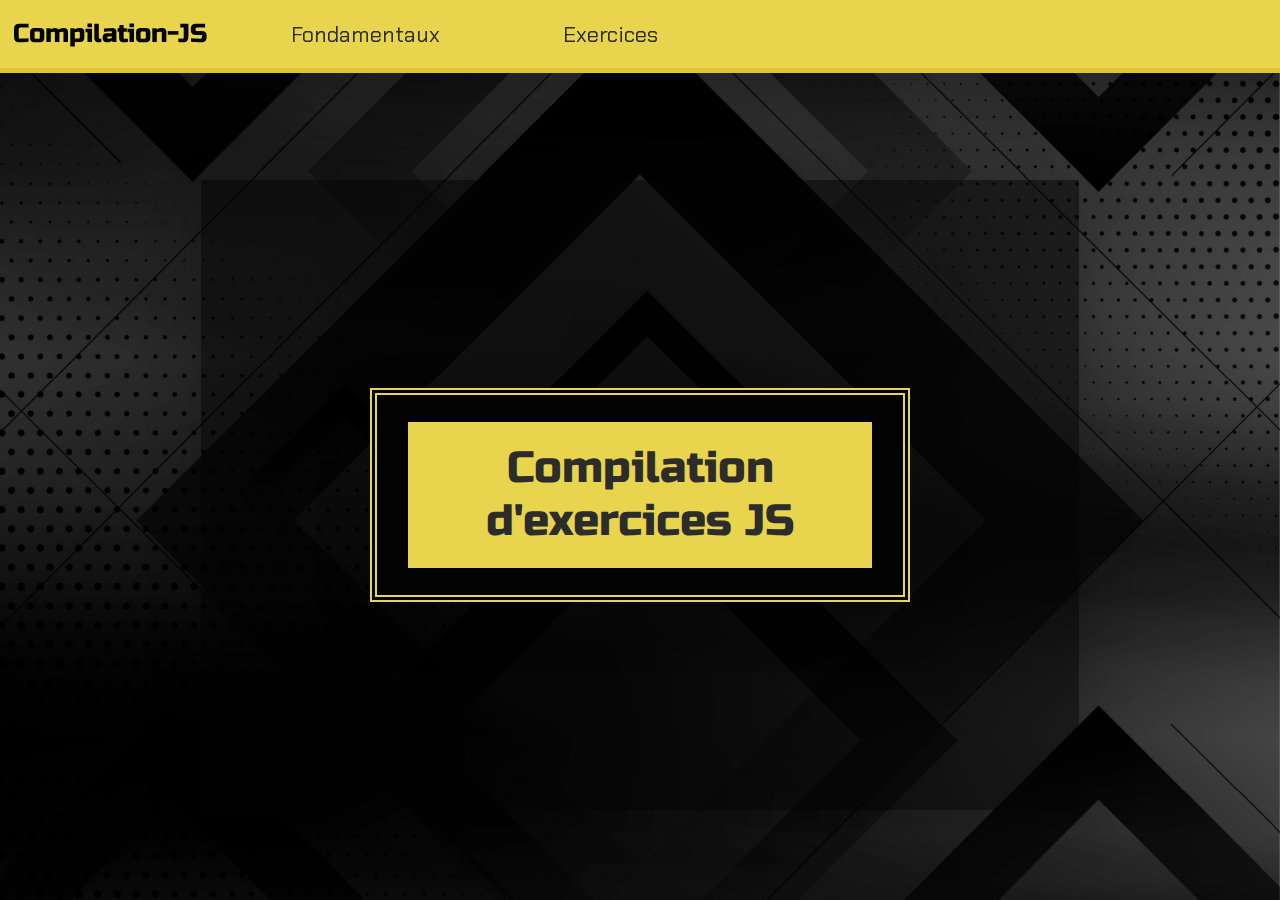
<file: index.html>
<!DOCTYPE html>
<html lang="fr">

<head>
    <meta charset="UTF-8">
    <meta http-equiv="X-UA-Compatible" content="IE=edge">
    <meta name="viewport" content="width=device-width, initial-scale=1.0">
    <link href="https://fonts.googleapis.com/css2?family=Chakra+Petch&family=Russo+One&display=swap" rel="stylesheet">
    <link rel="stylesheet" href="./public/assets/css/bootstrap.min.css">
    <link rel="stylesheet" href="./public/assets/css/style.css">
    <title>Compilation-JS</title>
</head>

<body>
    <header>
        <nav class="navbar fixed-top navbar-expand-lg shadow-lg">
            <div class="container-fluid">
                <a class="navbar-brand fs-4" href="./index.html">Compilation-JS</a>
                <button class="navbar-toggler" type="button" data-bs-toggle="collapse" data-bs-target="#navbarNav"
                    aria-controls="navbarNav" aria-expanded="false" aria-label="Toggle navigation">
                    <span class="navbar-toggler-icon"></span>
                </button>
                <div class="row collapse navbar-collapse ps-3" id="navbarNav">
                    <ul class="navbar-nav mt-4 mt-md-0">
                        <li class="nav-item mx-5">
                            <a class="nav-link fs-5" aria-current="page" href="./fondamentaux/variables.html">Fondamentaux</a>
                        </li>
                        <li class="nav-item mx-5">
                            <a class="nav-link fs-5" href="./exercices/one.html">Exercices</a>
                        </li>
                    </ul>
                </div>
            </div>
        </nav>
    </header>

    <main>
        <section>
            <div class="container-fluid container-index d-flex justify-content-center">
                <div class="row background-index shadow-lg py-4 py-xl-5 px-2 px-md-5 my-auto mx-auto">
                    <div class="col-11 col-md-10 col-xl-7 index shadow-lg my-auto mx-auto">
                        <div class="px-3 py-4">
                            <h1 class="text-center py-3 mb-0" id="indexTitle">Compilation d'exercices JS</h1>
                        </div>
                    </div>
                </div>
            </div>
        </section>
    </main>



    <script src="./public/assets/js/bootstrap.bundle.min.js"></script>
</body>

</html>
</file>
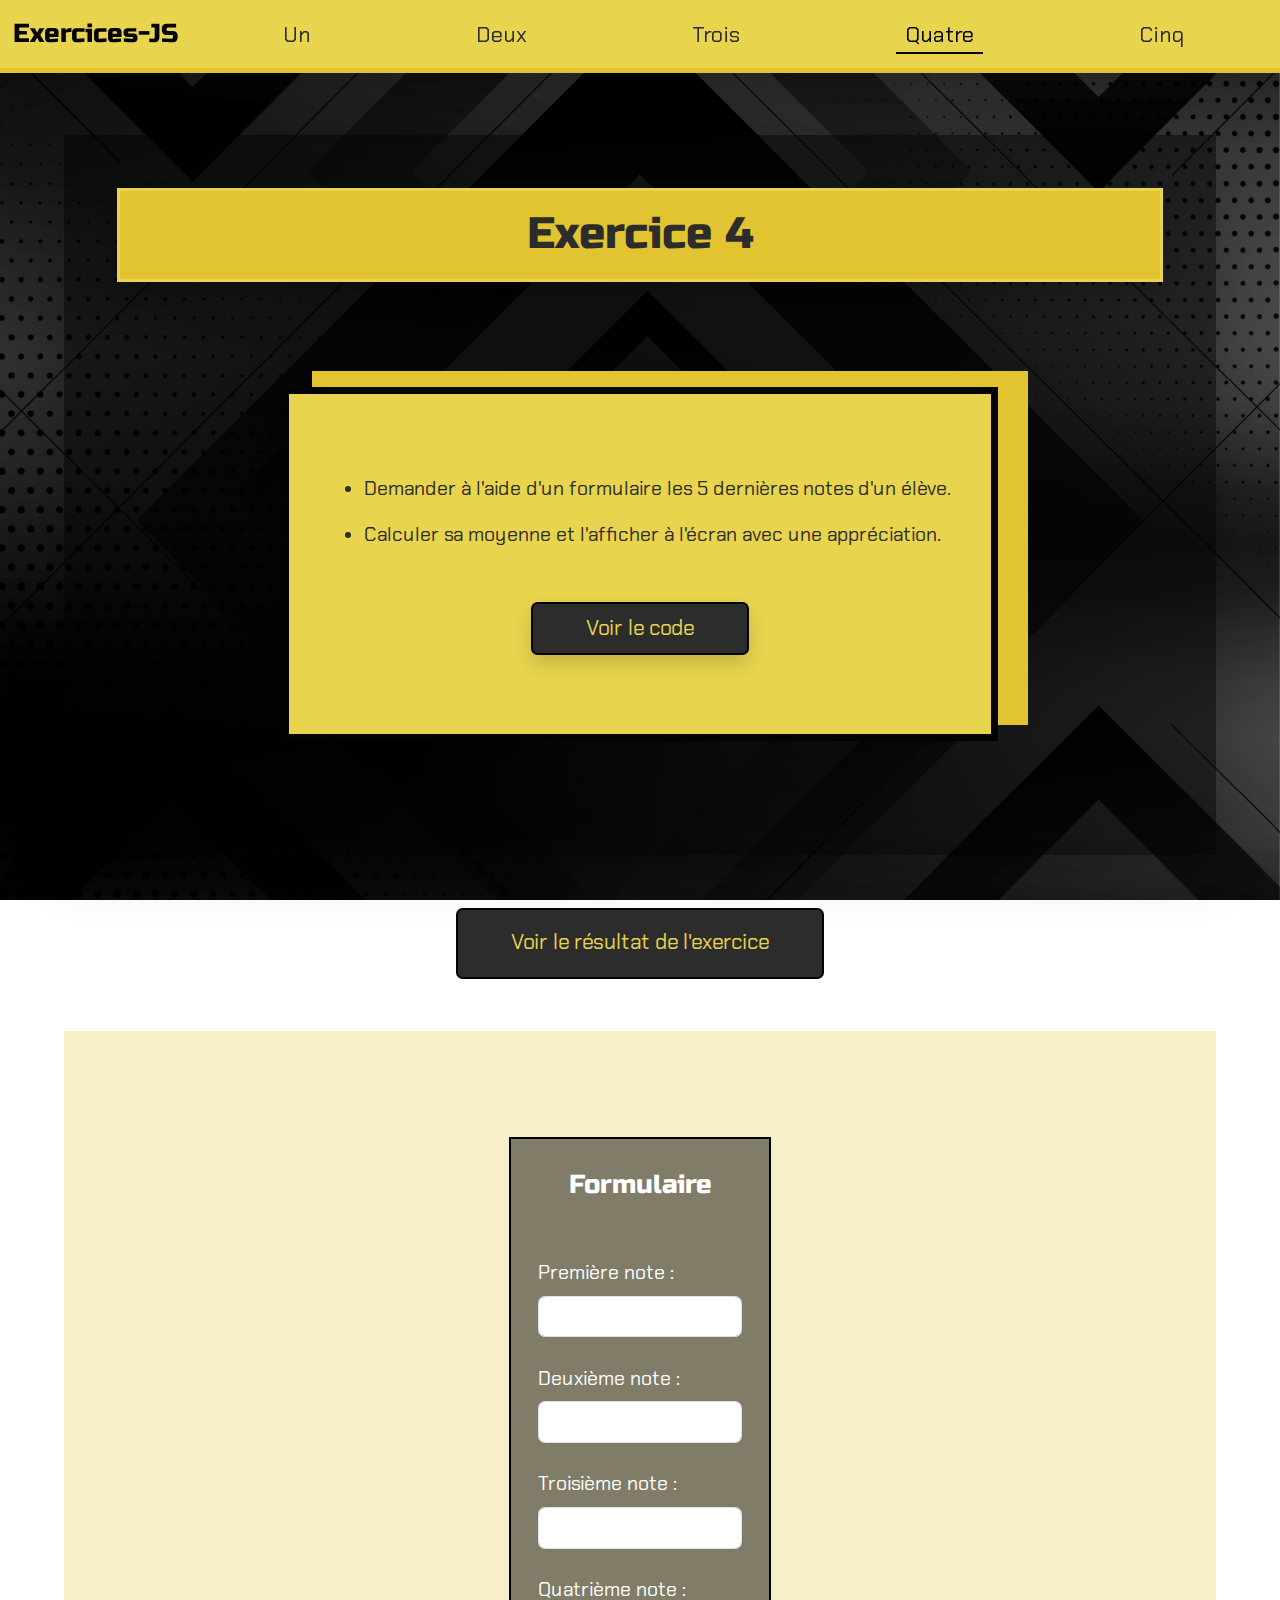
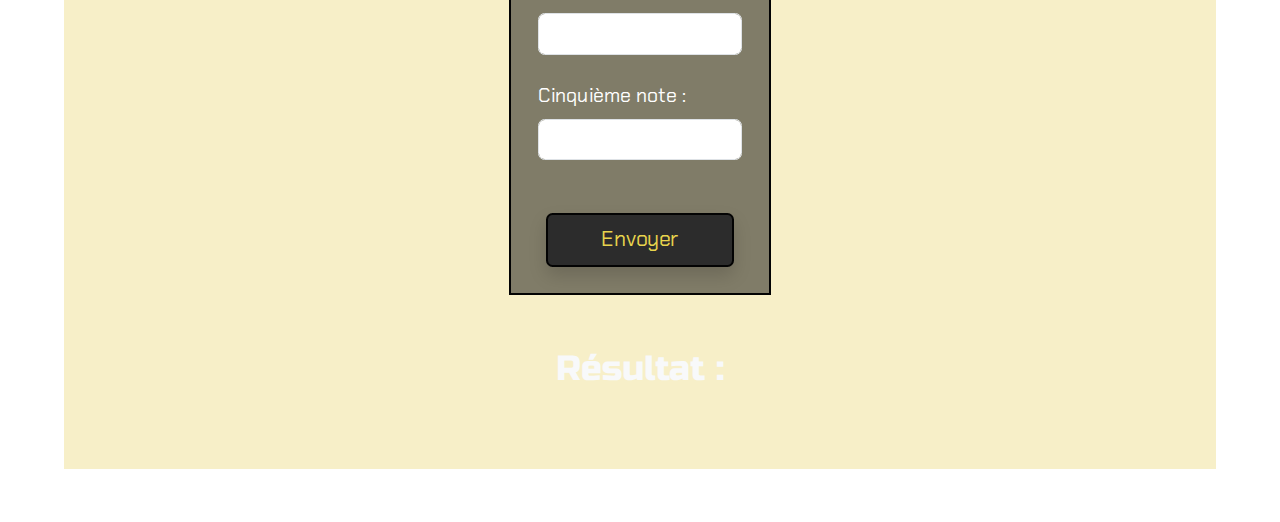
<file: exercices/four.html>
<!DOCTYPE html>
<html lang="fr">

<head>
    <meta charset="UTF-8">
    <meta http-equiv="X-UA-Compatible" content="IE=edge">
    <meta name="viewport" content="width=device-width, initial-scale=1.0">
    <link href="https://fonts.googleapis.com/css2?family=Chakra+Petch&family=Russo+One&display=swap" rel="stylesheet">
    <link rel="stylesheet" href="../public/assets/css/bootstrap.min.css">
    <link rel="stylesheet" href="../public/assets/css/style.css">
    <title>Exercice 4</title>
</head>

<body>

    <header>
        <nav class="navbar fixed-top navbar-expand-lg shadow-lg">
            <div class="container-fluid">
                <a class="navbar-brand fs-4" href="../index.html">Exercices-JS</a>
                <button class="navbar-toggler" type="button" data-bs-toggle="collapse" data-bs-target="#navbarNav"
                    aria-controls="navbarNav" aria-expanded="false" aria-label="Toggle navigation">
                    <span class="navbar-toggler-icon"></span>
                </button>
                <div class="row collapse navbar-collapse ps-3" id="navbarNav">
                    <ul class="navbar-nav mt-4 mt-md-0">
                        <li class="nav-item mx-xl-auto">
                            <a class="nav-link fs-5" aria-current="page" href="./one.html">Un</a>
                        </li>
                        <li class="nav-item mx-xl-auto">
                            <a class="nav-link fs-5" href="./two.html">Deux</a>
                        </li>
                        <li class="nav-item mx-xl-auto">
                            <a class="nav-link fs-5" href="./three.html">Trois</a>
                        </li>
                        <li class="nav-item mx-xl-auto">
                            <a class="nav-link active fs-5" href="./four.html">Quatre</a>
                        </li>
                        <li class="nav-item mx-xl-auto">
                            <a class="nav-link fs-5" href="./five.html">Cinq</a>
                        </li>
                    </ul>
                </div>
            </div>
        </nav>
    </header>

    <!-- ===================================================================================================================================================================== -->
    <!-- --------------------------------------------------------------------------------------------------------------------------------------------------------------------- -->

    <main>
        <section>
            <div class="container-fluid main-container shadow-lg py-3 py-md-5 px-md-5 mb-5">
                <h1 class="text-center shadow py-3 mb-5">Exercice 4</h1>

                <div class="row justify-content-around">
                    <!-- =============================================================================================================== -->
                    <!-- Exercice 1 -->
                    <div class="col-12 col-md-10 col-xl-8 col-xxl-6 exo py-5 mx-md-3 mx-xxl-5 my-2 my-md-5">
                        <article class="d-flex flex-column justify-content-between py-3 px-1 py-md-4 px-md-4">
                            <div class="text">
                                <ul>
                                    <li class="mb-3">Demander à l'aide d'un formulaire les 5 dernières notes d'un élève.
                                    </li>
                                    <li class="mb-3">Calculer sa moyenne et l'afficher à l'écran avec une appréciation.
                                    </li>
                                </ul>
                            </div>
                            <div class="d-flex justify-content-center mt-3">
                                <dialog><img src="../public/assets/img/exercices/4.png" class="img-fluid"
                                        alt="Code de l'exercice 4"></dialog>
                                <button type="button" class="btn showCode d-block shadow px-5 py-2 mt-3">Voir le
                                    code</button>
                            </div>
                        </article>
                    </div>
                </div>
            </div>
        </section>

        <div class="d-flex justify-content-center mb-5">
            <button type="button" class="btn py-3 px-5" id="showResult">Voir le résultat de l'exercice</button>
        </div>

        <section>
            <div class="container-fluid result-container  py-5 mb-5">

                <div class="row d-flex justify-content-center py-5">
                    <div class="col-12 col-sm-8 col-md-9 col-lg-3">
                        <!-- formulaire  -->
                        <form class="py-4 px-4">
                            <fieldset>
                                <legend class="text-center mb-5">Formulaire</legend>
                                <div class="d-flex flex-column justify-content-center">
                                    <div class="mb-4">
                                        <label for="noteOne" class="form-label">Première note :</label>
                                        <input type="number" name="noteOne" class="text-center form-control"
                                            id="noteOne">
                                    </div>
                                    <div class="mb-4">
                                        <label for="noteTwo" class="form-label">Deuxième note :</label>
                                        <input type="number" name="noteTwo" class="text-center form-control"
                                            id="noteTwo">
                                    </div>
                                    <div class="mb-4">
                                        <label for="noteThree" class="form-label">Troisième note :</label>
                                        <input type="number" name="noteThree" class="text-center form-control"
                                            id="noteThree">
                                    </div>
                                    <div class="mb-4">
                                        <label for="noteFour" class="form-label">Quatrième note :</label>
                                        <input type="number" name="noteFour" class="text-center form-control"
                                            id="noteFour">
                                    </div>
                                    <div class="mb-5">
                                        <label for="noteFive" class="form-label">Cinquième note :</label>
                                        <input type="number" name="noteFive" class="text-center form-control"
                                            id="noteFive">
                                    </div>
                                    <div class="d-flex justify-content-center">
                                        <button type="submit" class="btn px-5 py-2 shadow" id="send">Envoyer</button>
                                    </div>
                                </div>
                            </fieldset>
                        </form>
                    </div>
                </div>

                <div class="row">
                    <div class="col">
                        <h2 class="text-light text-center mb-4">Résultat :</h2>
                        <p class="text-light text-center" id="result"></p>
                    </div>
                </div>

            </div>
        </section>
    </main>


    <!-- ===================================================================================================================================================================== -->
    <!-- --------------------------------------------------------------------------------------------------------------------------------------------------------------------- -->

    <script src="../public/assets/js/bootstrap.bundle.min.js"></script>
    <script src="../public/assets/js/exercices/four.js"></script>
    <script src="../public/assets/js/script.js"></script>
    <script src="../public/assets/js/exercices/script.js"></script>
</body>

</html>
</file>
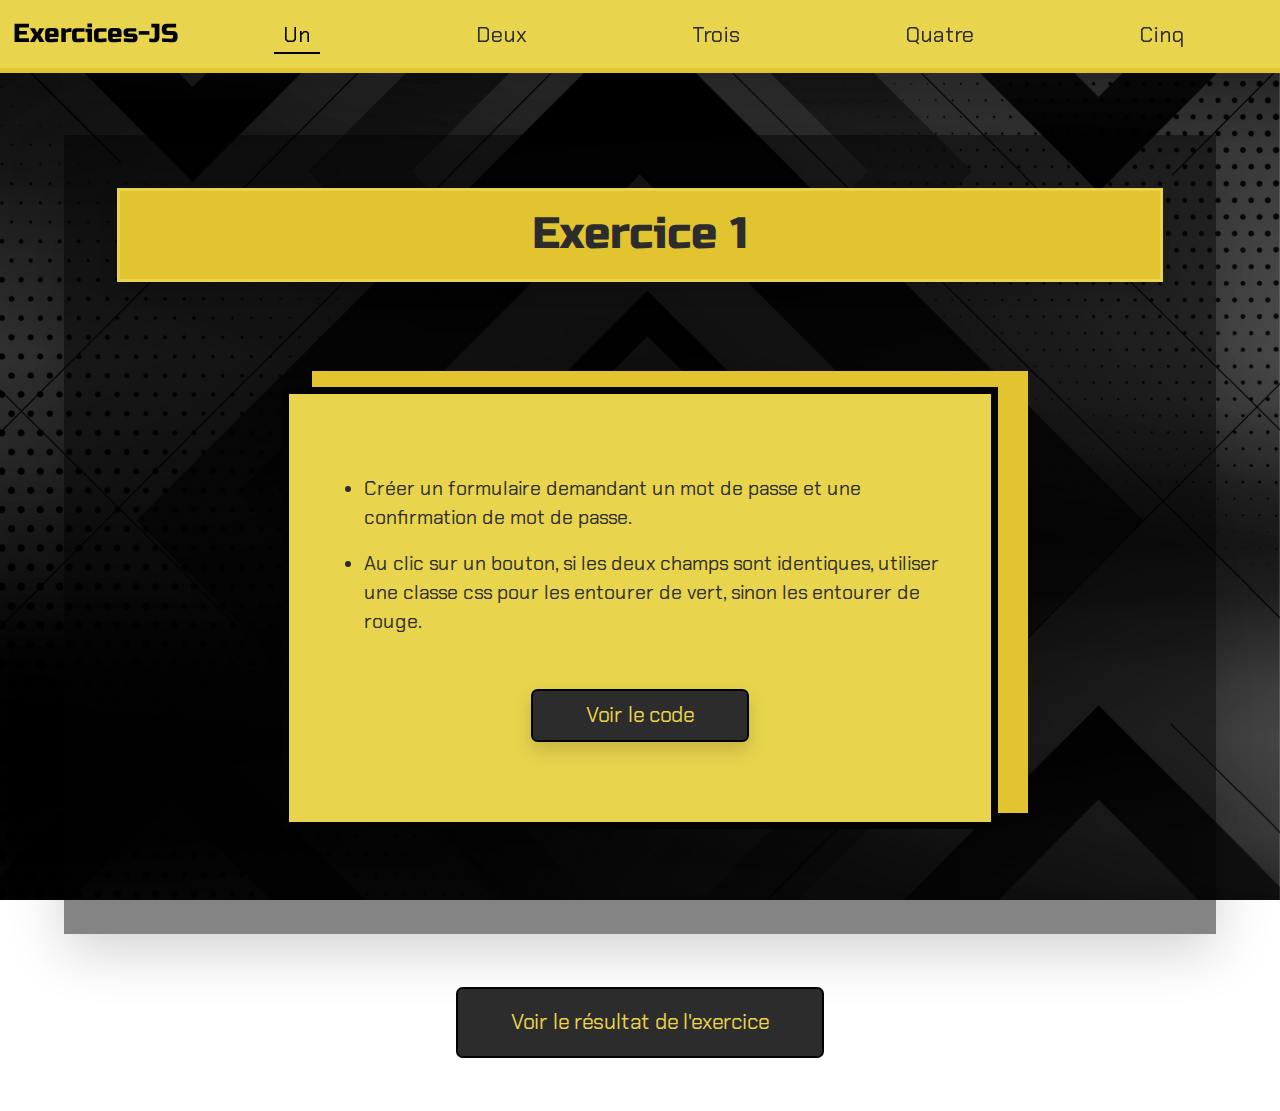
<file: exercices/one.html>
<!DOCTYPE html>
<html lang="fr">

<head>
    <meta charset="UTF-8">
    <meta http-equiv="X-UA-Compatible" content="IE=edge">
    <meta name="viewport" content="width=device-width, initial-scale=1.0">
    <link href="https://fonts.googleapis.com/css2?family=Chakra+Petch&family=Russo+One&display=swap" rel="stylesheet">
    <link rel="stylesheet" href="../public/assets/css/bootstrap.min.css">
    <link rel="stylesheet" href="../public/assets/css/style.css">
    <title>Exercice 1</title>
</head>

<body>

    <header>
        <nav class="navbar fixed-top navbar-expand-lg shadow-lg">
            <div class="container-fluid">
                <a class="navbar-brand fs-4" href="../index.html">Exercices-JS</a>
                <button class="navbar-toggler" type="button" data-bs-toggle="collapse" data-bs-target="#navbarNav"
                    aria-controls="navbarNav" aria-expanded="false" aria-label="Toggle navigation">
                    <span class="navbar-toggler-icon"></span>
                </button>
                <div class="row collapse navbar-collapse ps-3" id="navbarNav">
                    <ul class="navbar-nav mt-4 mt-md-0">
                        <li class="nav-item mx-xl-auto">
                            <a class="nav-link active fs-5" aria-current="page" href="./one.html">Un</a>
                        </li>
                        <li class="nav-item mx-xl-auto">
                            <a class="nav-link fs-5" href="./two.html">Deux</a>
                        </li>
                        <li class="nav-item mx-xl-auto">
                            <a class="nav-link fs-5" href="./three.html">Trois</a>
                        </li>
                        <li class="nav-item mx-xl-auto">
                            <a class="nav-link fs-5" href="./four.html">Quatre</a>
                        </li>
                        <li class="nav-item mx-xl-auto">
                            <a class="nav-link fs-5" href="./five.html">Cinq</a>
                        </li>
                    </ul>
                </div>
            </div>
        </nav>
    </header>

    <!-- ===================================================================================================================================================================== -->
    <!-- --------------------------------------------------------------------------------------------------------------------------------------------------------------------- -->

    <main>
        <section>
            <div class="container-fluid main-container shadow-lg py-3 py-md-5 px-md-5 mb-5">
                <h1 class="text-center shadow py-3 mb-5">Exercice 1</h1>

                <div class="row justify-content-around">
                    <!-- =============================================================================================================== -->
                    <!-- Exercice 1 -->
                    <div class="col-12 col-md-10 col-xl-8 col-xxl-6 exo py-5 mx-md-3 mx-xxl-5 my-2 my-md-5">
                        <article class="d-flex flex-column justify-content-between py-3 px-1 py-md-4 px-md-4">
                            <div class="text">
                                <ul>
                                    <li class="mb-3">Créer un formulaire demandant un mot de passe et une confirmation de mot de passe.</li>
                                    <li class="mb-3">Au clic sur un bouton, si les deux champs sont identiques, utiliser une classe css pour les entourer de vert, sinon les entourer de rouge.</li>
                                </ul>
                            </div>
                            <div class="d-flex justify-content-center mt-3">
                                <dialog><img src="../public/assets/img/exercices/1.png" class="img-fluid" alt="Code de l'exercice 1"></dialog>
                                <button type="button" class="btn showCode d-block shadow px-5 py-2 mt-3">Voir le
                                    code</button>
                            </div>
                        </article>
                    </div>
                </div>
            </div>
        </section>

        <div class="d-flex justify-content-center mb-5">
            <button type="button" class="btn py-3 px-5" id="showResult">Voir le résultat de l'exercice</button>
        </div>

        <section>
            <div class="container-fluid result-container d-none py-5 mb-5">
                
                <div class="row d-flex justify-content-center py-5">
                    <div class="col-12 col-sm-8 col-md-9 col-lg-6">
                        <!-- formulaire  -->
                        <form class="py-4 px-4">
                            <fieldset>
                                <legend class="text-center mb-5">Formulaire</legend>
                                <div class="d-flex flex-column justify-content-center">
                                    <div class="mb-4">
                                        <label for="password" class="form-label">Mot de passe :</label>
                                        <input type="password" name="password" class="form-control" id="password">
                                    </div>
                                    <div class="mb-5">
                                        <label for="confirmPassword" class="form-label">Confirmation de mot de passe :</label>
                                        <input type="password" name="confirmPassword" class="form-control" id="confirmPassword">
                                    </div>
                                    <div class="d-flex justify-content-center">
                                        <button type="submit" class="btn px-5 py-2 shadow" id="send">Envoyer</button>
                                    </div>
                                </div>
                            </fieldset>
                        </form>
                    </div>
                </div>

            </div>
        </section>
    </main>


    <!-- ===================================================================================================================================================================== -->
    <!-- --------------------------------------------------------------------------------------------------------------------------------------------------------------------- -->

    <script src="../public/assets/js/bootstrap.bundle.min.js"></script>
    <script src="../public/assets/js/exercices/one.js"></script>
    <script src="../public/assets/js/script.js"></script>
    <script src="../public/assets/js/exercices/script.js"></script>
</body>

</html>
</file>
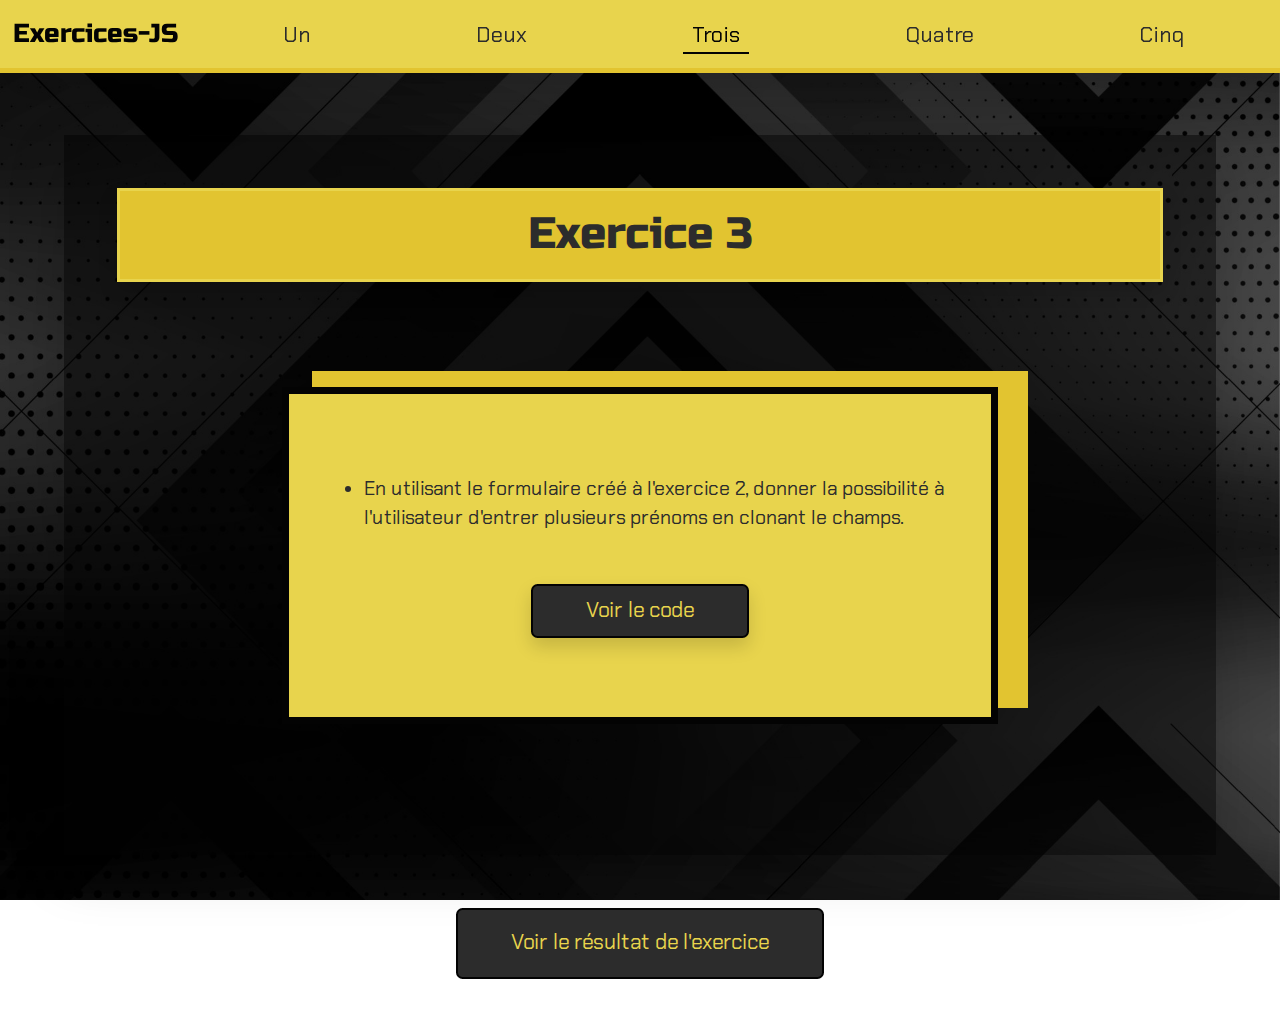
<file: exercices/three.html>
<!DOCTYPE html>
<html lang="fr">

<head>
    <meta charset="UTF-8">
    <meta http-equiv="X-UA-Compatible" content="IE=edge">
    <meta name="viewport" content="width=device-width, initial-scale=1.0">
    <link href="https://fonts.googleapis.com/css2?family=Chakra+Petch&family=Russo+One&display=swap" rel="stylesheet">
    <link rel="stylesheet" href="../public/assets/css/bootstrap.min.css">
    <link rel="stylesheet" href="../public/assets/css/style.css">
    <title>Exercice 3</title>
</head>

<body>

    <header>
        <nav class="navbar fixed-top navbar-expand-lg shadow-lg">
            <div class="container-fluid">
                <a class="navbar-brand fs-4" href="../index.html">Exercices-JS</a>
                <button class="navbar-toggler" type="button" data-bs-toggle="collapse" data-bs-target="#navbarNav"
                    aria-controls="navbarNav" aria-expanded="false" aria-label="Toggle navigation">
                    <span class="navbar-toggler-icon"></span>
                </button>
                <div class="row collapse navbar-collapse ps-3" id="navbarNav">
                    <ul class="navbar-nav mt-4 mt-md-0">
                        <li class="nav-item mx-xl-auto">
                            <a class="nav-link fs-5" aria-current="page" href="./one.html">Un</a>
                        </li>
                        <li class="nav-item mx-xl-auto">
                            <a class="nav-link fs-5" href="./two.html">Deux</a>
                        </li>
                        <li class="nav-item mx-xl-auto">
                            <a class="nav-link active fs-5" href="./three.html">Trois</a>
                        </li>
                        <li class="nav-item mx-xl-auto">
                            <a class="nav-link fs-5" href="./four.html">Quatre</a>
                        </li>
                        <li class="nav-item mx-xl-auto">
                            <a class="nav-link fs-5" href="./five.html">Cinq</a>
                        </li>
                    </ul>
                </div>
            </div>
        </nav>
    </header>

    <!-- ===================================================================================================================================================================== -->
    <!-- --------------------------------------------------------------------------------------------------------------------------------------------------------------------- -->

    <main>
        <section>
            <div class="container-fluid main-container shadow-lg py-3 py-md-5 px-md-5 mb-5">
                <h1 class="text-center shadow py-3 mb-5">Exercice 3</h1>

                <div class="row justify-content-around">
                    <!-- =============================================================================================================== -->
                    <!-- Exercice 1 -->
                    <div class="col-12 col-md-10 col-xl-8 col-xxl-6 exo py-5 mx-md-3 mx-xxl-5 my-2 my-md-5">
                        <article class="d-flex flex-column justify-content-between py-3 px-1 py-md-4 px-md-4">
                            <div class="text">
                                <ul>
                                    <li class="mb-3">En utilisant le formulaire créé à l'exercice 2, donner la possibilité à l'utilisateur d'entrer plusieurs prénoms en clonant le champs.</li>
                                </ul>
                            </div>
                            <div class="d-flex justify-content-center mt-3">
                                <dialog>
                                    <div class="d-flex flex-column">
                                        <img src="../public/assets/img/exercices/3.1.png" class="img-fluid" alt="Code de l'exercice 3">
                                        <img src="../public/assets/img/exercices/3.2.png" class="img-fluid" alt="Code de l'exercice 3">
                                        <img src="../public/assets/img/exercices/3.3.png" class="img-fluid" alt="Code de l'exercice 3">
                                        <img src="../public/assets/img/exercices/3.4.png" class="img-fluid" alt="Code de l'exercice 3">
                                    </div>
                                </dialog>
                                <button type="button" class="btn showCode d-block shadow px-5 py-2 mt-3">Voir le
                                    code</button>
                            </div>
                        </article>
                    </div>
                </div>
            </div>
        </section>

        <div class="d-flex justify-content-center mb-5">
            <button type="button" class="btn py-3 px-5" id="showResult">Voir le résultat de l'exercice</button>
        </div>

        <section>
            <div class="container-fluid result-container d-none py-5 mb-5">

                <div class="row d-flex justify-content-center py-5">
                    <div class="col-12 col-sm-8 col-md-9 col-lg-6">
                        <!-- formulaire  -->
                        <form class="py-4 px-4">
                            <fieldset>
                                <legend class="text-center mb-5">Formulaire</legend>
                                <div class="d-flex flex-column justify-content-center">
                                    <!-- Partie nom -->
                                    <div class="mb-3">
                                        <label for="lastname" class="form-label">Nom :</label>
                                        <input type="text" name="lastname" class="form-control" id="lastname">
                                        <small class="text-danger d-none" id="lastnameError">Le champs n'est pas complété
                                            correctement.</small>
                                    </div>
                                    <!-- Partie prénom -->
                                    <div id="firstnamePart">
                                        <div class="toClone mb-3">
                                            <label for="firstname" class="form-label">Prénom :</label>
                                            <input type="text" name="firstname" class="form-control" id="firstname">
                                            <small class="text-danger d-none" id="firstnameError">Le champs n'est pas complété
                                                correctement.</small>
                                        </div>
                                    </div>
                                    <div class="d-flex justify-content-center mt-3">
                                        <button type="button" class="btn px-3 mb-4" id="more">+</button>
                                    </div>
                                    <!-- Partie email -->
                                    <div class="mb-3">
                                        <label for="email" class="form-label">Email :</label>
                                        <input type="email" name="email" class="form-control" id="email">
                                        <small class="text-danger d-none" id="emailError">Le champs n'est pas complété
                                            correctement.</small>
                                    </div>
                                    <!-- Partie age -->
                                    <div class="mb-5">
                                        <label for="age" class="form-label">Age :</label>
                                        <input type="number" name="age" class="form-control" id="age">
                                        <small class="text-danger d-none" id="ageError">Le champs n'est pas complété
                                            correctement.</small>
                                    </div>
                                    <div class="d-flex justify-content-center">
                                        <button type="submit" class="btn px-5 py-2 shadow" id="send">Envoyer</button>
                                    </div>
                                </div>
                            </fieldset>
                        </form>
                    </div>
                </div>

            </div>
        </section>
    </main>


    <!-- ===================================================================================================================================================================== -->
    <!-- --------------------------------------------------------------------------------------------------------------------------------------------------------------------- -->

    <script src="../public/assets/js/bootstrap.bundle.min.js"></script>
    <script src="../public/assets/js/exercices/three.js"></script>
    <script src="../public/assets/js/script.js"></script>
    <script src="../public/assets/js/exercices/script.js"></script>
</body>

</html>
</file>
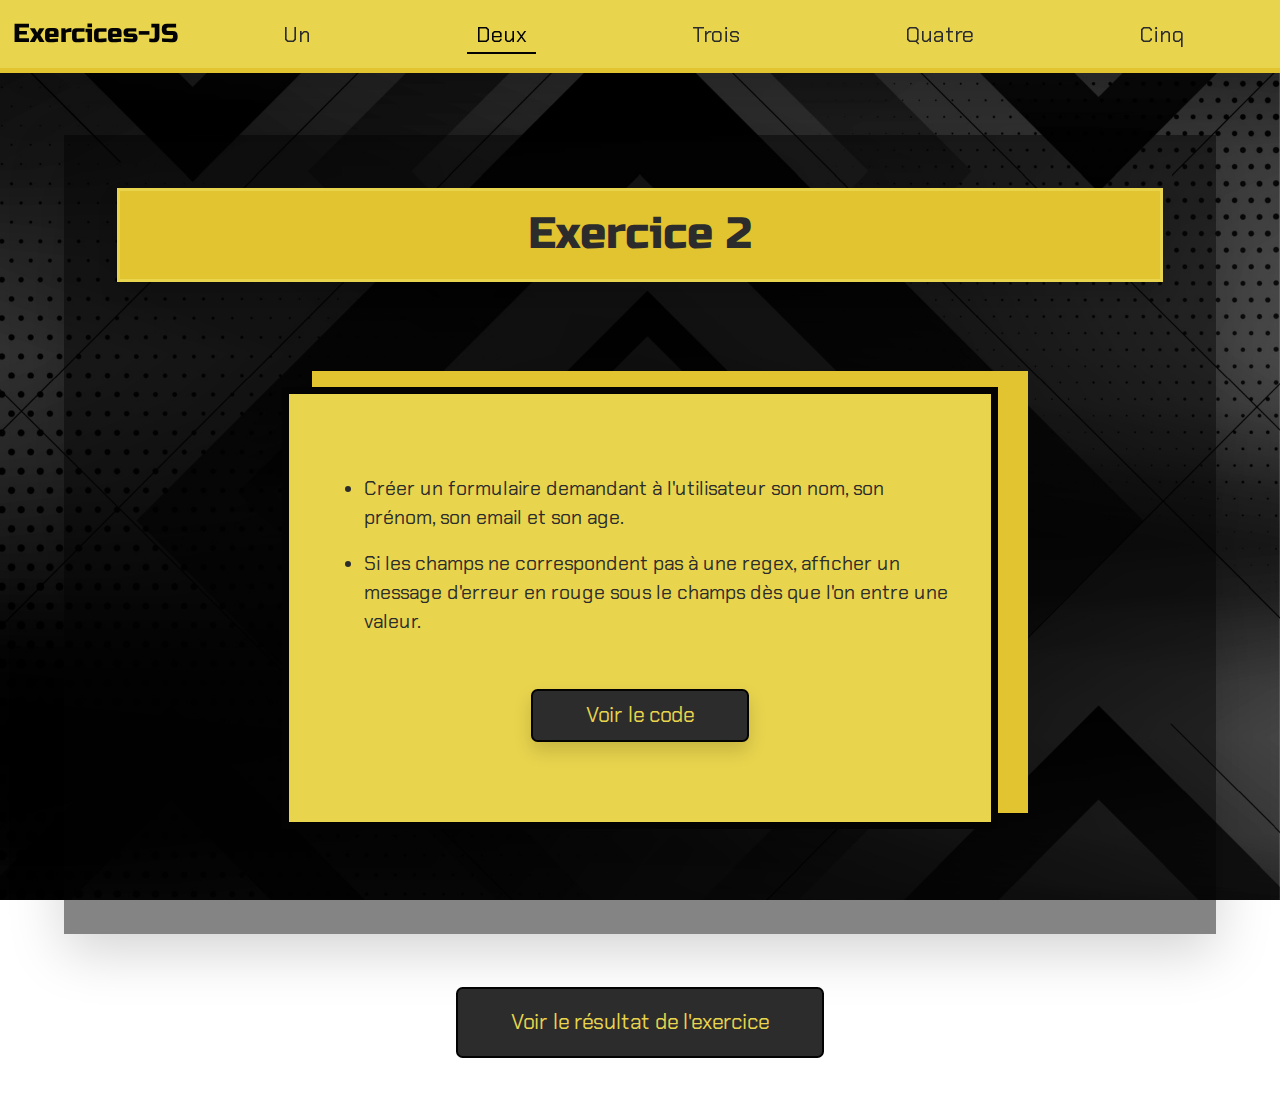
<file: exercices/two.html>
<!DOCTYPE html>
<html lang="fr">

<head>
    <meta charset="UTF-8">
    <meta http-equiv="X-UA-Compatible" content="IE=edge">
    <meta name="viewport" content="width=device-width, initial-scale=1.0">
    <link href="https://fonts.googleapis.com/css2?family=Chakra+Petch&family=Russo+One&display=swap" rel="stylesheet">
    <link rel="stylesheet" href="../public/assets/css/bootstrap.min.css">
    <link rel="stylesheet" href="../public/assets/css/style.css">
    <title>Exercice 2</title>
</head>

<body>

    <header>
        <nav class="navbar fixed-top navbar-expand-lg shadow-lg">
            <div class="container-fluid">
                <a class="navbar-brand fs-4" href="../index.html">Exercices-JS</a>
                <button class="navbar-toggler" type="button" data-bs-toggle="collapse" data-bs-target="#navbarNav"
                    aria-controls="navbarNav" aria-expanded="false" aria-label="Toggle navigation">
                    <span class="navbar-toggler-icon"></span>
                </button>
                <div class="row collapse navbar-collapse ps-3" id="navbarNav">
                    <ul class="navbar-nav mt-4 mt-md-0">
                        <li class="nav-item mx-xl-auto">
                            <a class="nav-link fs-5" aria-current="page" href="./one.html">Un</a>
                        </li>
                        <li class="nav-item mx-xl-auto">
                            <a class="nav-link active fs-5" href="./two.html">Deux</a>
                        </li>
                        <li class="nav-item mx-xl-auto">
                            <a class="nav-link fs-5" href="./three.html">Trois</a>
                        </li>
                        <li class="nav-item mx-xl-auto">
                            <a class="nav-link fs-5" href="./four.html">Quatre</a>
                        </li>
                        <li class="nav-item mx-xl-auto">
                            <a class="nav-link fs-5" href="./five.html">Cinq</a>
                        </li>
                    </ul>
                </div>
            </div>
        </nav>
    </header>

    <!-- ===================================================================================================================================================================== -->
    <!-- --------------------------------------------------------------------------------------------------------------------------------------------------------------------- -->

    <main>
        <section>
            <div class="container-fluid main-container shadow-lg py-3 py-md-5 px-md-5 mb-5">
                <h1 class="text-center shadow py-3 mb-5">Exercice 2</h1>

                <div class="row justify-content-around">
                    <!-- =============================================================================================================== -->
                    <!-- Exercice 1 -->
                    <div class="col-12 col-md-10 col-xl-8 col-xxl-6 exo py-5 mx-md-3 mx-xxl-5 my-2 my-md-5">
                        <article class="d-flex flex-column justify-content-between py-3 px-1 py-md-4 px-md-4">
                            <div class="text">
                                <ul>
                                    <li class="mb-3">Créer un formulaire demandant à l'utilisateur son nom, son prénom,
                                        son email et son age.</li>
                                    <li class="mb-3">Si les champs ne correspondent pas à une regex, afficher un message
                                        d'erreur en rouge sous le champs dès que l'on entre une valeur.</li>
                                </ul>
                            </div>
                            <div class="d-flex justify-content-center mt-3">
                                <dialog>
                                    <div class="d-flex flex-column">
                                        <img src="../public/assets/img/exercices/2.1.png" class="img-fluid" alt="Code de l'exercice 2">
                                        <img src="../public/assets/img/exercices/2.2.png" class="img-fluid" alt="Code de l'exercice 2">
                                    </div>
                                </dialog>
                                <button type="button" class="btn showCode d-block shadow px-5 py-2 mt-3">Voir le
                                    code</button>
                            </div>
                        </article>
                    </div>
                </div>
            </div>
        </section>

        <div class="d-flex justify-content-center mb-5">
            <button type="button" class="btn py-3 px-5" id="showResult">Voir le résultat de l'exercice</button>
        </div>

        <section>
            <div class="container-fluid result-container d-none py-5 mb-5">

                <div class="row d-flex justify-content-center py-5">
                    <div class="col-12 col-sm-8 col-md-9 col-lg-6">
                        <!-- formulaire  -->
                        <form class="py-4 px-4">
                            <fieldset>
                                <legend class="text-center mb-5">Formulaire</legend>
                                <div class="d-flex flex-column justify-content-center">
                                    <!-- Partie nom -->
                                    <div class="mb-3">
                                        <label for="lastname" class="form-label">Nom :</label>
                                        <input type="text" name="lastname" class="form-control" id="lastname">
                                        <small class="text-danger d-none" id="lastnameError">Le champs n'est pas complété
                                            correctement.</small>
                                    </div>
                                    <!-- Partie prénom -->
                                    <div class="mb-3">
                                        <label for="firstname" class="form-label">Prénom :</label>
                                        <input type="text" name="firstname" class="form-control" id="firstname">
                                        <small class="text-danger d-none" id="firstnameError">Le champs n'est pas complété
                                            correctement.</small>
                                    </div>
                                    <!-- Partie email -->
                                    <div class="mb-3">
                                        <label for="email" class="form-label">Email :</label>
                                        <input type="email" name="email" class="form-control" id="email">
                                        <small class="text-danger d-none" id="emailError">Le champs n'est pas complété
                                            correctement.</small>
                                    </div>
                                    <!-- Partie age -->
                                    <div class="mb-5">
                                        <label for="age" class="form-label">Age :</label>
                                        <input type="number" name="age" class="form-control" id="age">
                                        <small class="text-danger d-none" id="ageError">Le champs n'est pas complété
                                            correctement.</small>
                                    </div>
                                    <div class="d-flex justify-content-center">
                                        <button type="submit" class="btn px-5 py-2 shadow" id="send">Envoyer</button>
                                    </div>
                                </div>
                            </fieldset>
                        </form>
                    </div>
                </div>

            </div>
        </section>
    </main>


    <!-- ===================================================================================================================================================================== -->
    <!-- --------------------------------------------------------------------------------------------------------------------------------------------------------------------- -->

    <script src="../public/assets/js/bootstrap.bundle.min.js"></script>
    <script src="../public/assets/js/exercices/two.js"></script>
    <script src="../public/assets/js/script.js"></script>
    <script src="../public/assets/js/exercices/script.js"></script>
</body>

</html>
</file>
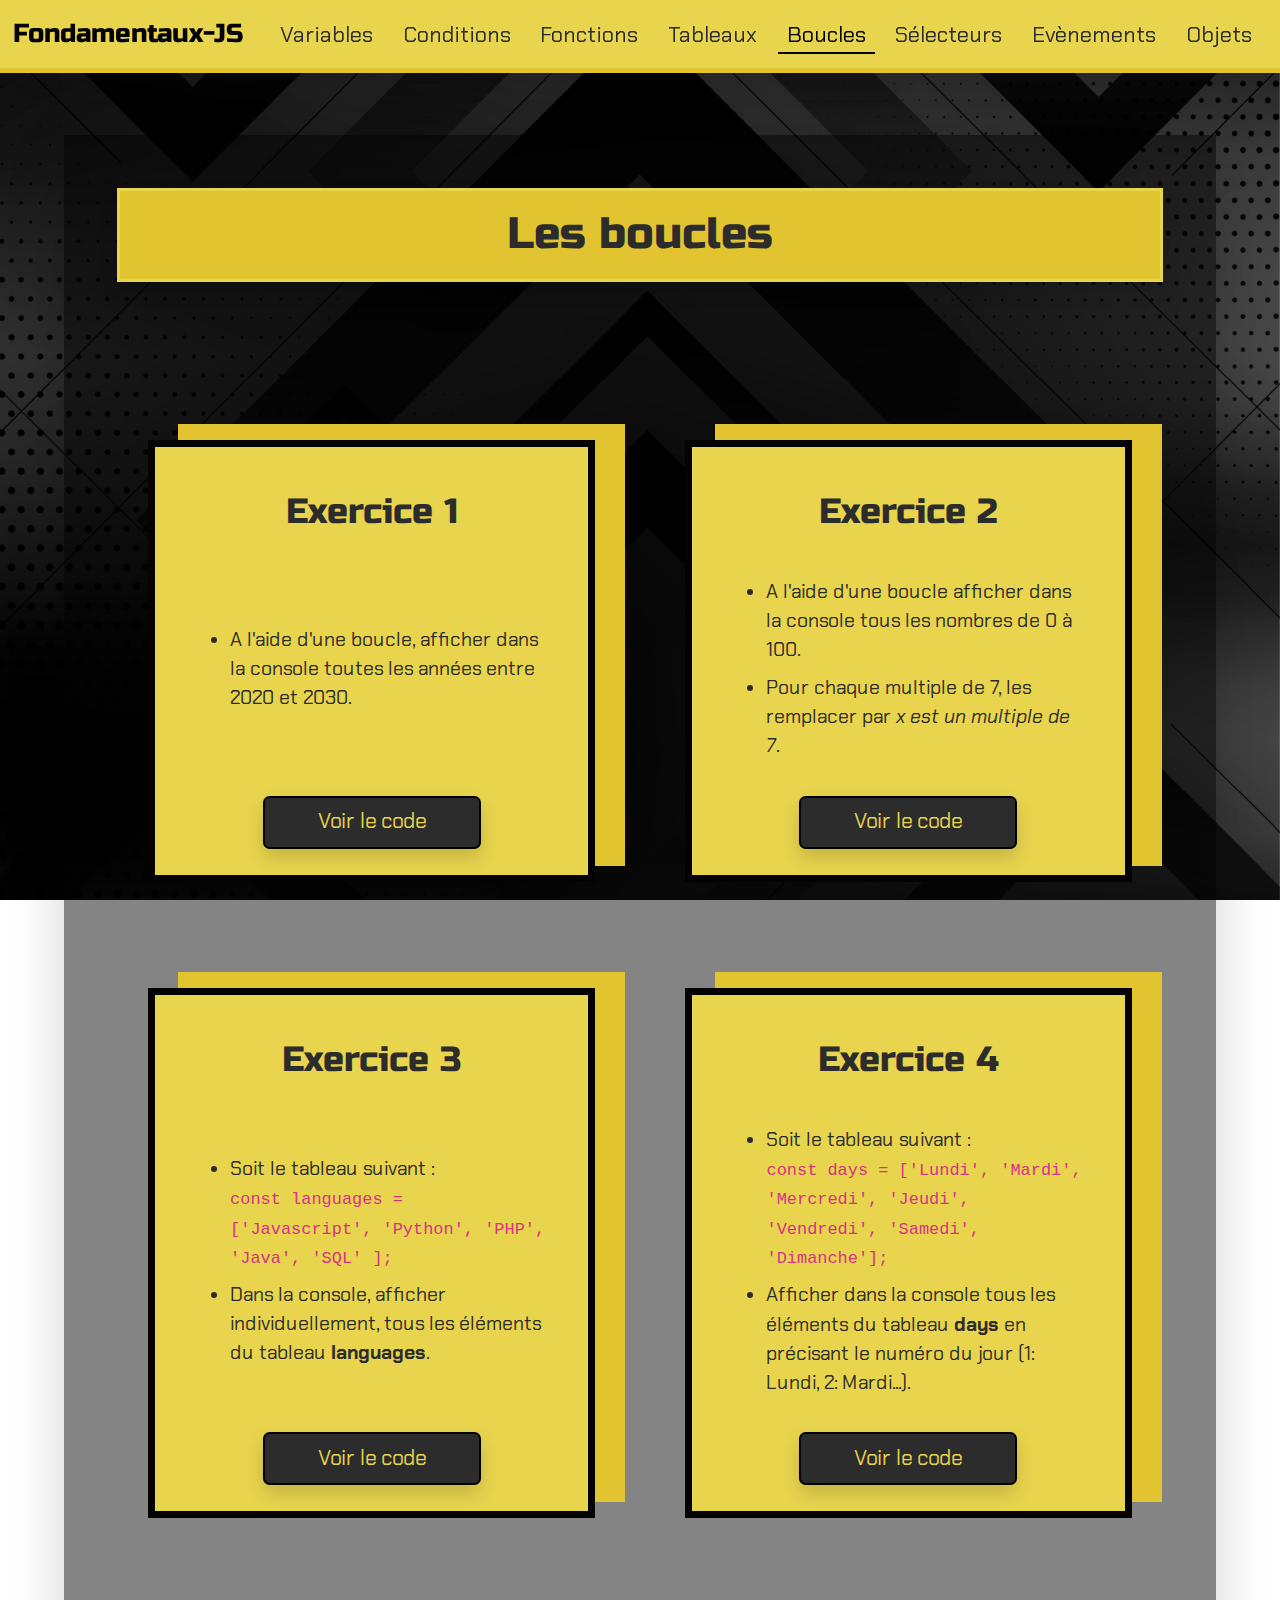
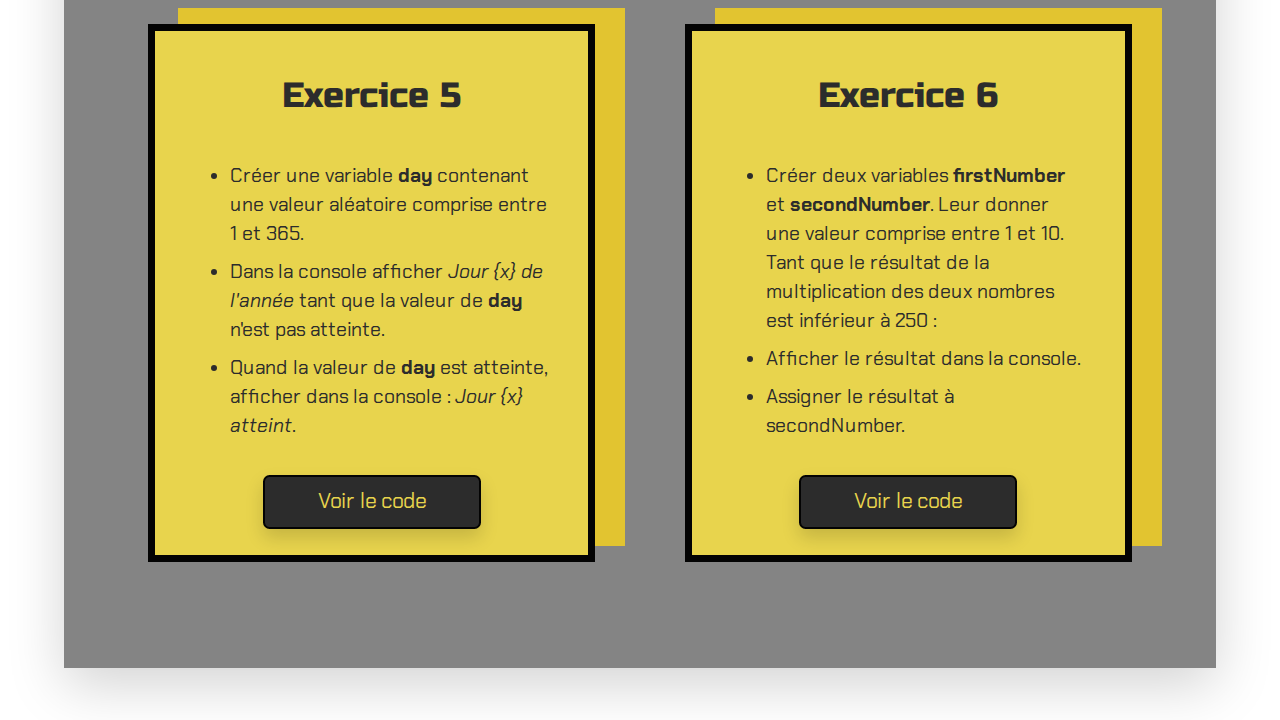
<file: fondamentaux/boucles.html>
<!DOCTYPE html>
<html lang="fr">

<head>
    <meta charset="UTF-8">
    <meta http-equiv="X-UA-Compatible" content="IE=edge">
    <meta name="viewport" content="width=device-width, initial-scale=1.0">
    <link href="https://fonts.googleapis.com/css2?family=Chakra+Petch&family=Russo+One&display=swap" rel="stylesheet">
    <link rel="stylesheet" href="../public/assets/css/bootstrap.min.css">
    <link rel="stylesheet" href="../public/assets/css/style.css">
    <title>Les boucles</title>
</head>

<body>

    <header>
        <nav class="navbar fixed-top navbar-expand-lg shadow-lg">
            <div class="container-fluid">
                <a class="navbar-brand fs-4" href="../index.html">Fondamentaux-JS</a>
                <button class="navbar-toggler" type="button" data-bs-toggle="collapse" data-bs-target="#navbarNav"
                    aria-controls="navbarNav" aria-expanded="false" aria-label="Toggle navigation">
                    <span class="navbar-toggler-icon"></span>
                </button>
                <div class="row collapse navbar-collapse ps-3" id="navbarNav">
                    <ul class="navbar-nav mt-4 mt-md-0">
                        <li class="nav-item mx-xl-auto">
                            <a class="nav-link fs-5" aria-current="page" href="./variables.html">Variables</a>
                        </li>
                        <li class="nav-item mx-xl-auto">
                            <a class="nav-link fs-5" href="./conditions.html">Conditions</a>
                        </li>
                        <li class="nav-item mx-xl-auto">
                            <a class="nav-link fs-5" href="./fonctions.html">Fonctions</a>
                        </li>
                        <li class="nav-item mx-xl-auto">
                            <a class="nav-link fs-5" href="./tableaux.html">Tableaux</a>
                        </li>
                        <li class="nav-item mx-xl-auto">
                            <a class="nav-link active fs-5" href="./boucles.html">Boucles</a>
                        </li>
                        <li class="nav-item mx-xl-auto">
                            <a class="nav-link fs-5" href="./selecteurs.html">Sélecteurs</a>
                        </li>
                        <li class="nav-item mx-xl-auto">
                            <a class="nav-link fs-5" href="./evenements.html">Evènements</a>
                        </li>
                        <li class="nav-item mx-xl-auto">
                            <a class="nav-link fs-5" href="./objets.html">Objets</a>
                        </li>
                    </ul>
                </div>
            </div>
        </nav>
    </header>

    <!-- ===================================================================================================================================================================== -->
    <!-- --------------------------------------------------------------------------------------------------------------------------------------------------------------------- -->

    <main>
        <section>
            <div class="container-fluid main-container shadow-lg py-3 py-md-5 px-md-5 mb-5">
                <h1 class="text-center shadow py-3 mb-5">Les boucles</h1>

                <div class="row justify-content-around pt-md-5">
                    <!-- =============================================================================================================== -->
                    <!-- Exercice 1 -->
                    <div class="col-12 col-md-10 col-xl-5 col-xxl-3 exo mx-md-3 mx-xxl-5 my-2 my-md-5">
                        <article class="d-flex flex-column justify-content-between py-3 px-1 py-md-4 px-md-4">
                            <h2 class="text-center py-3 mb-4">Exercice 1</h2>
                            <div class="text">
                                <ul>
                                    <li class="mb-2">A l'aide d'une boucle, afficher dans la console toutes les années entre 2020 et 2030.</li>
                                </ul>
                            </div>
                            <div class="d-flex justify-content-center">
                                <dialog><img src="../public/assets/img/fondamentaux/boucles/1.PNG" class="img-fluid" alt="Code de l'exercice 1"></dialog>
                                <button type="button" class="btn showCode d-block shadow px-5 py-2 mt-3">Voir le
                                    code</button>
                            </div>
                        </article>
                    </div>

                    <!-- =============================================================================================================== -->
                    <!-- Exercice 2 -->
                    <div class="col-12 col-md-10 col-xl-5 col-xxl-3 exo mx-md-3 mx-xxl-5 my-2 my-md-5">
                        <article class="d-flex flex-column justify-content-between py-3 px-1 py-md-4 px-md-4">
                            <h2 class="text-center py-3 mb-4">Exercice 2</h2>

                            <div class="text">
                                <ul>
                                    <li class="mb-2">A l'aide d'une boucle afficher dans la console tous les nombres de 0 à 100.</li>
                                    <li class="mb-2">Pour chaque multiple de 7, les remplacer par <em>x est un multiple de 7</em>.</li>
                                </ul>
                            </div>
                            <div class="d-flex justify-content-center">
                                <dialog><img src="../public/assets/img/fondamentaux/boucles/2.PNG" class="img-fluid" alt="Code de l'exercice 2"></dialog>
                                <button type="button" class="btn showCode d-block shadow px-5 py-2 mt-3">Voir le
                                    code</button>
                            </div>
                        </article>
                    </div>

                    <!-- =============================================================================================================== -->
                    <!-- Exercice 3 -->
                    <div class="col-12 col-md-10 col-xl-5 col-xxl-3 exo mx-md-3 mx-xxl-5 my-2 my-md-5">
                        <article class="d-flex flex-column justify-content-between py-3 px-1 py-md-4 px-md-4">
                            <h2 class="text-center py-3 mb-4">Exercice 3</h2>

                            <div class="text">
                                <ul>
                                    <li class="mb-2">Soit le tableau suivant : <br> <code>const languages = ['Javascript', 'Python', 'PHP', 'Java', 'SQL' ];</code></li>
                                    <li class="mb-2">Dans la console, afficher individuellement, tous les éléments du tableau <strong>languages</strong>.</li>
                                </ul>
                            </div>
                            <div class="d-flex justify-content-center">
                                <dialog><img src="../public/assets/img/fondamentaux/boucles/3.PNG" class="img-fluid" alt="Code de l'exercice 3"></dialog>
                                <button type="button" class="btn showCode d-block shadow px-5 py-2 mt-3">Voir le
                                    code</button>
                            </div>
                        </article>
                    </div>

                    <!-- =============================================================================================================== -->
                    <!-- Exercice 4 -->
                    <div class="col-12 col-md-10 col-xl-5 col-xxl-3 exo mx-md-3 mx-xxl-5 my-2 my-md-5">
                        <article class="d-flex flex-column justify-content-between py-3 px-1 py-md-4 px-md-4">
                            <h2 class="text-center py-3 mb-4">Exercice 4</h2>

                            <div class="text">
                                <ul>
                                    <li class="mb-2">Soit le tableau suivant : <br> <code>const days = ['Lundi', 'Mardi', 'Mercredi', 'Jeudi', 'Vendredi', 'Samedi', 'Dimanche'];</code></li>
                                    <li class="mb-2">Afficher dans la console tous les éléments du tableau <strong>days</strong> en précisant le numéro du jour (1: Lundi, 2: Mardi...).</li>
                                </ul>
                            </div>
                            <div class="d-flex justify-content-center">
                                <dialog><img src="../public/assets/img/fondamentaux/boucles/4.PNG" class="img-fluid" alt="Code de l'exercice 4"></dialog>
                                <button type="button" class="btn showCode d-block shadow px-5 py-2 mt-3">Voir le
                                    code</button>
                            </div>
                        </article>
                    </div>

                    <!-- =============================================================================================================== -->
                    <!-- Exercice 5 -->
                    <div class="col-12 col-md-10 col-xl-5 col-xxl-3 exo mx-md-3 mx-xxl-5 my-2 my-md-5">
                        <article class="d-flex flex-column justify-content-between py-3 px-1 py-md-4 px-md-4">
                            <h2 class="text-center py-3 mb-4">Exercice 5</h2>

                            <div class="text">
                                <ul>
                                    <li class="mb-2">Créer une variable <strong>day</strong> contenant une valeur aléatoire comprise entre 1 et 365.</li>
                                    <li class="mb-2">Dans la console afficher <em>Jour {x} de l'année</em> tant que la valeur de <strong>day</strong> n'est pas atteinte.</li>
                                    <li class="mb-2">Quand la valeur de <strong>day</strong> est atteinte, afficher dans la console : <em>Jour {x} atteint</em>.</li>
                                </ul>
                            </div>
                            <div class="d-flex justify-content-center">
                                <dialog><img src="../public/assets/img/fondamentaux/boucles/5.PNG" class="img-fluid" alt="Code de l'exercice 5"></dialog>
                                <button type="button" class="btn showCode d-block shadow px-5 py-2 mt-3">Voir le
                                    code</button>
                            </div>
                        </article>
                    </div>

                    <!-- =============================================================================================================== -->
                    <!-- Exercice 6 -->
                    <div class="col-12 col-md-10 col-xl-5 col-xxl-3 exo mx-md-3 mx-xxl-5 my-2 my-md-5">
                        <article class="d-flex flex-column justify-content-between py-3 px-1 py-md-4 px-md-4">
                            <h2 class="text-center py-3 mb-4">Exercice 6</h2>

                            <div class="text">
                                <ul>
                                    <li class="mb-2">Créer deux variables <strong>firstNumber</strong> et <strong>secondNumber</strong>. Leur donner une valeur comprise entre 1 et 10. Tant que le résultat de la multiplication des deux nombres est inférieur à 250 :</li>
                                    <li class="mb-2">Afficher le résultat dans la console.</li>
                                    <li class="mb-2">Assigner le résultat à secondNumber.</li>
                                </ul>
                            </div>
                            <div class="d-flex justify-content-center">
                                <dialog><img src="../public/assets/img/fondamentaux/boucles/6.PNG" class="img-fluid" alt="Code de l'exercice 6"></dialog>
                                <button type="button" class="btn showCode d-block shadow px-5 py-2 mt-3">Voir le
                                    code</button>
                            </div>
                        </article>
                    </div>

                </div>
            </div>
        </section>
    </main>


    <!-- ===================================================================================================================================================================== -->
    <!-- --------------------------------------------------------------------------------------------------------------------------------------------------------------------- -->

    <script src="../public/assets/js/bootstrap.bundle.min.js"></script>
    <script src="../public/assets/js/fondamentaux/boucles.js"></script>
    <script src="../public/assets/js/script.js"></script>
</body>

</html>
</file>
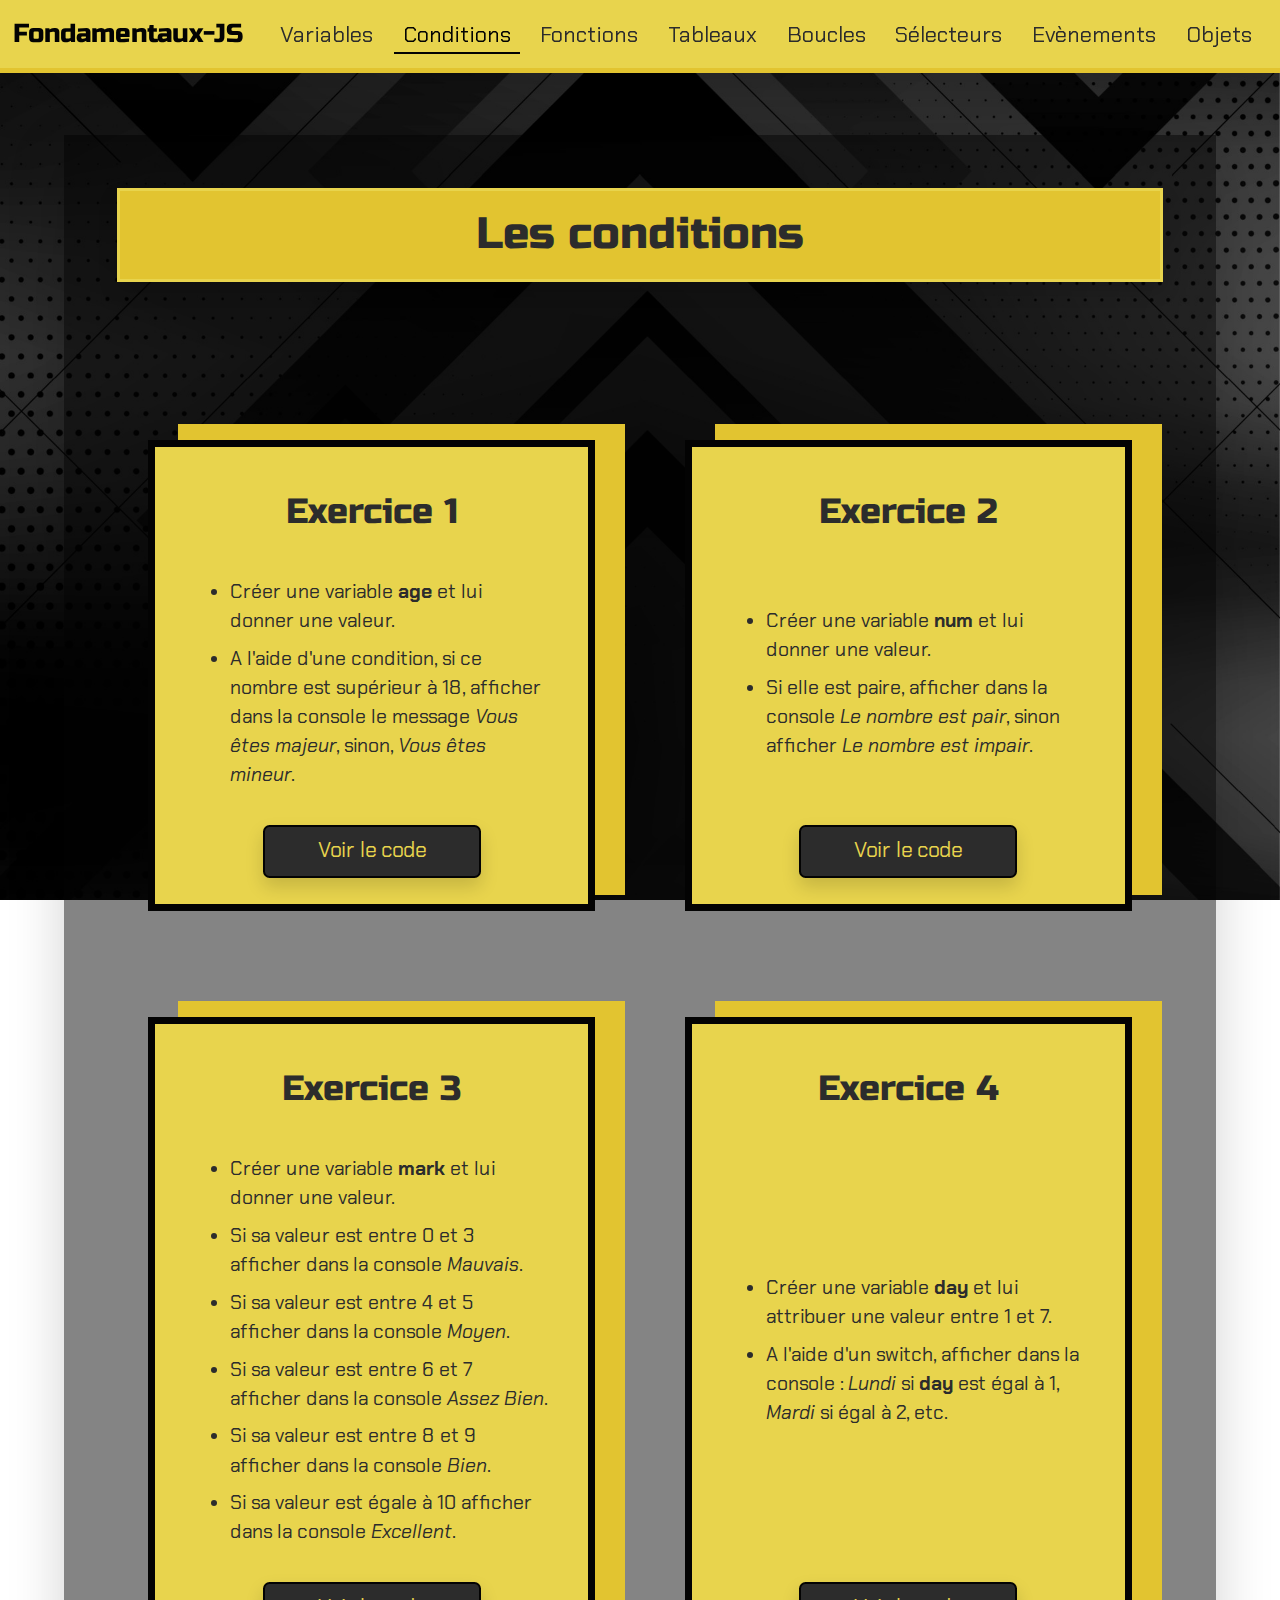
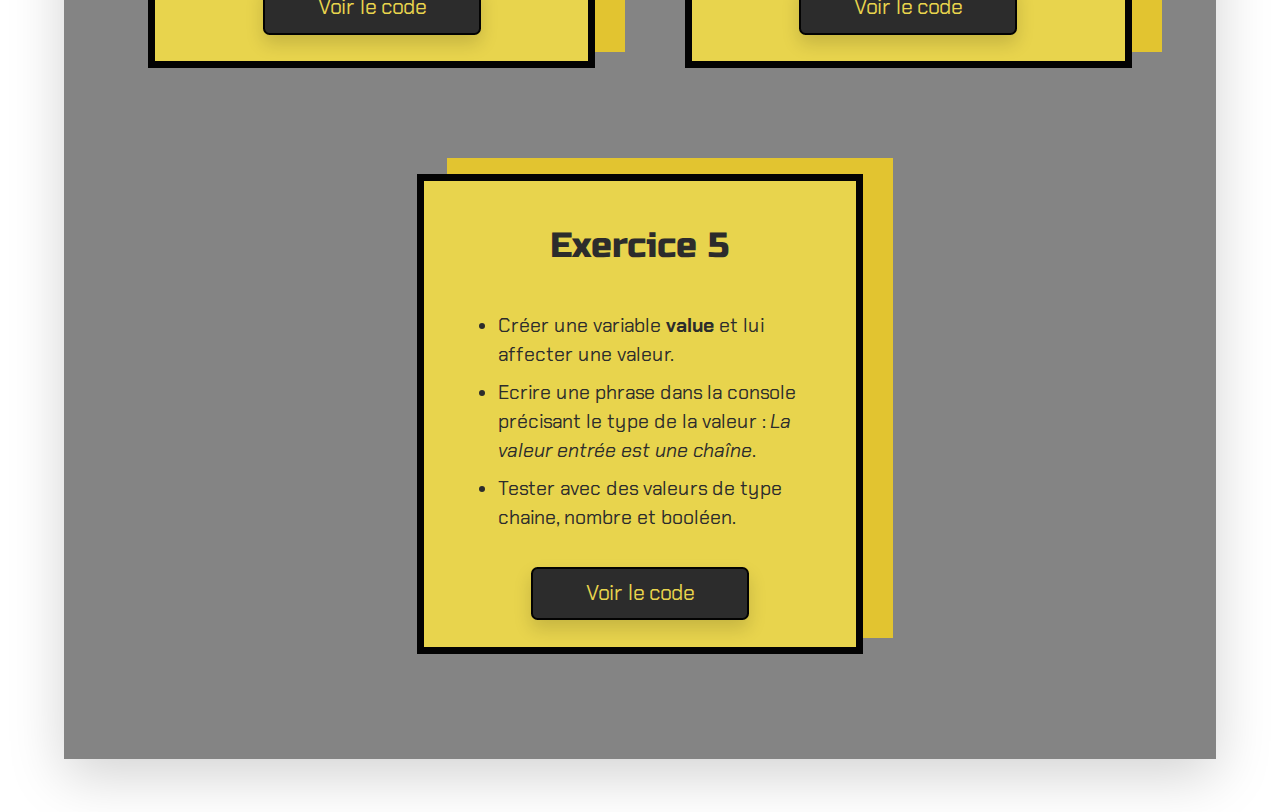
<file: fondamentaux/conditions.html>
<!DOCTYPE html>
<html lang="fr">

<head>
    <meta charset="UTF-8">
    <meta http-equiv="X-UA-Compatible" content="IE=edge">
    <meta name="viewport" content="width=device-width, initial-scale=1.0">
    <link href="https://fonts.googleapis.com/css2?family=Chakra+Petch&family=Russo+One&display=swap" rel="stylesheet">
    <link rel="stylesheet" href="../public/assets/css/bootstrap.min.css">
    <link rel="stylesheet" href="../public/assets/css/style.css">
    <title>Les conditions</title>
</head>

<body>

    <header>
        <nav class="navbar fixed-top navbar-expand-lg shadow-lg">
            <div class="container-fluid">
                <a class="navbar-brand fs-4" href="../index.html">Fondamentaux-JS</a>
                <button class="navbar-toggler" type="button" data-bs-toggle="collapse" data-bs-target="#navbarNav"
                    aria-controls="navbarNav" aria-expanded="false" aria-label="Toggle navigation">
                    <span class="navbar-toggler-icon"></span>
                </button>
                <div class="row collapse navbar-collapse ps-3" id="navbarNav">
                    <ul class="navbar-nav mt-4 mt-md-0">
                        <li class="nav-item mx-xl-auto">
                            <a class="nav-link fs-5" aria-current="page" href="./variables.html">Variables</a>
                        </li>
                        <li class="nav-item mx-xl-auto">
                            <a class="nav-link active fs-5" href="./conditions.html">Conditions</a>
                        </li>
                        <li class="nav-item mx-xl-auto">
                            <a class="nav-link fs-5" href="./fonctions.html">Fonctions</a>
                        </li>
                        <li class="nav-item mx-xl-auto">
                            <a class="nav-link fs-5" href="./tableaux.html">Tableaux</a>
                        </li>
                        <li class="nav-item mx-xl-auto">
                            <a class="nav-link fs-5" href="./boucles.html">Boucles</a>
                        </li>
                        <li class="nav-item mx-xl-auto">
                            <a class="nav-link fs-5" href="./selecteurs.html">Sélecteurs</a>
                        </li>
                        <li class="nav-item mx-xl-auto">
                            <a class="nav-link fs-5" href="./evenements.html">Evènements</a>
                        </li>
                        <li class="nav-item mx-xl-auto">
                            <a class="nav-link fs-5" href="./objets.html">Objets</a>
                        </li>
                    </ul>
                </div>
            </div>
        </nav>
    </header>

    <!-- ===================================================================================================================================================================== -->
    <!-- --------------------------------------------------------------------------------------------------------------------------------------------------------------------- -->

    <main>
        <section>
            <div class="container-fluid main-container shadow-lg py-3 py-md-5 px-md-5 mb-5">
                <h1 class="text-center shadow py-3 mb-5">Les conditions</h1>

                <div class="row justify-content-around pt-md-5">
                    <!-- =============================================================================================================== -->
                    <!-- Exercice 1 -->
                    <div class="col-12 col-md-10 col-xl-5 col-xxl-3 exo mx-md-3 mx-xxl-5 my-2 my-md-5">
                        <article class="d-flex flex-column justify-content-between py-3 px-1 py-md-4 px-md-4">
                            <h2 class="text-center py-3 mb-4">Exercice 1</h2>
                            <div class="text">
                                <ul>
                                    <li class="mb-2">Créer une variable <strong>age</strong> et lui donner une valeur.
                                    </li>
                                    <li class="mb-2">A l'aide d'une condition, si ce nombre est supérieur à 18, afficher
                                        dans la console le message <em>Vous êtes majeur</em>, sinon, <em>Vous êtes
                                            mineur</em>.</li>
                                </ul>
                            </div>
                            <div class="d-flex justify-content-center">
                                <dialog><img src="../public/assets/img/fondamentaux/conditions/1.PNG" class="img-fluid" alt="Code de l'exercice 1"></dialog>
                                <button type="button" class="btn showCode d-block shadow px-5 py-2 mt-3">Voir le
                                    code</button>
                            </div>
                        </article>
                    </div>

                    <!-- =============================================================================================================== -->
                    <!-- Exercice 2 -->
                    <div class="col-12 col-md-10 col-xl-5 col-xxl-3 exo mx-md-3 mx-xxl-5 my-2 my-md-5">
                        <article class="d-flex flex-column justify-content-between py-3 px-1 py-md-4 px-md-4">
                            <h2 class="text-center py-3 mb-4">Exercice 2</h2>

                            <div class="text">
                                <ul>
                                    <li class="mb-2">Créer une variable <strong>num</strong> et lui donner une valeur.
                                    </li>
                                    <li class="mb-2">Si elle est paire, afficher dans la console <em>Le nombre est
                                            pair</em>, sinon afficher <em>Le nombre est impair</em>.</li>
                                </ul>
                            </div>
                            <div class="d-flex justify-content-center">
                                <dialog><img src="../public/assets/img/fondamentaux/conditions/2.PNG" class="img-fluid" alt="Code de l'exercice 2"></dialog>
                                <button type="button" class="btn showCode d-block shadow px-5 py-2 mt-3">Voir le
                                    code</button>
                            </div>
                        </article>
                    </div>

                    <!-- =============================================================================================================== -->
                    <!-- Exercice 3 -->
                    <div class="col-12 col-md-10 col-xl-5 col-xxl-3 exo mx-md-3 mx-xxl-5 my-2 my-md-5">
                        <article class="d-flex flex-column justify-content-between py-3 px-1 py-md-4 px-md-4">
                            <h2 class="text-center py-3 mb-4">Exercice 3</h2>

                            <div class="text">
                                <ul>
                                    <li class="mb-2">Créer une variable <strong>mark</strong> et lui donner une valeur.
                                    </li>
                                    <li class="mb-2">Si sa valeur est entre 0 et 3 afficher dans la console
                                        <em>Mauvais</em>.</li>
                                    <li class="mb-2">Si sa valeur est entre 4 et 5 afficher dans la console
                                        <em>Moyen</em>.</li>
                                    <li class="mb-2">Si sa valeur est entre 6 et 7 afficher dans la console <em>Assez
                                            Bien</em>.</li>
                                    <li class="mb-2">Si sa valeur est entre 8 et 9 afficher dans la console
                                        <em>Bien</em>.</li>
                                    <li class="mb-2">Si sa valeur est égale à 10 afficher dans la console
                                        <em>Excellent</em>.</li>
                                </ul>
                            </div>
                            <div class="d-flex justify-content-center">
                                <dialog><img src="../public/assets/img/fondamentaux/conditions/3.PNG" class="img-fluid" alt="Code de l'exercice 3"></dialog>
                                <button type="button" class="btn showCode d-block shadow px-5 py-2 mt-3">Voir le
                                    code</button>
                            </div>
                        </article> 
                    </div>

                    <!--===============================================================================================================-->
                    <!-- Exercice 4 -->
                    <div
                        class="col-12 col-md-10 col-xl-5 col-xxl-3 exo mx-md-3 mx-xxl-5 my-2 my-md-5">
                        <article
                            class="d-flex flex-column justify-content-between py-3 px-1 py-md-4 px-md-4">
                            <h2 class="text-center py-3 mb-4">Exercice 4</h2>

                            <div class="text">
                                <ul>
                                    <li class="mb-2">Créer une variable
                                        <strong>day</strong> et lui attribuer une valeur
                                        entre 1 et 7.</li>
                                    <li class="mb-2">A l'aide d'un switch, afficher dans
                                        la console : <em>Lundi</em> si
                                        <strong>day</strong> est égal à 1,
                                        <em>Mardi</em> si égal à 2, etc.</li>
                                </ul>
                            </div>
                            <div class="d-flex justify-content-center">
                                <dialog><img src="../public/assets/img/fondamentaux/conditions/4.PNG" class="img-fluid" alt="Code de l'exercice 4"></dialog>
                                <button type="button" class="btn showCode d-block shadow px-5 py-2 mt-3">Voir le code</button>
                            </div>
                        </article>
                    </div>

                    <!-- =============================================================================================================== -->
                    <!-- Exercice 5 -->
                    <div
                        class="col-12 col-md-10 col-xl-5 col-xxl-3 exo mx-md-3 mx-xxl-5 my-2 my-md-5">
                        <article
                            class="d-flex flex-column justify-content-between py-3 px-1 py-md-4 px-md-4">
                            <h2 class="text-center py-3 mb-4">Exercice 5</h2>

                            <div class="text">
                                <ul>
                                    <li class="mb-2">Créer une variable
                                        <strong>value</strong> et lui affecter une
                                        valeur.</li>
                                    <li class="mb-2">Ecrire une phrase dans la console
                                        précisant le type de la valeur :
                                        <em>La valeur entrée est une chaîne</em>.</li>
                                    <li class="mb-2">Tester avec des valeurs de type
                                        chaine, nombre et booléen.</li>
                                </ul>
                            </div>
                            <div class="d-flex justify-content-center">
                                <dialog><img src="../public/assets/img/fondamentaux/conditions/5.PNG" class="img-fluid" alt="Code de l'exercice 5"></dialog>
                                <button type="button" class="btn showCode d-block shadow px-5 py-2 mt-3">Voir le code</button>
                            </div>
                        </article>
                    </div>

                </div>
            </div>
        </section>
    </main>


    <!-- ===================================================================================================================================================================== -->
    <!-- --------------------------------------------------------------------------------------------------------------------------------------------------------------------- -->

    <script src="../public/assets/js/bootstrap.bundle.min.js"></script>
    <script src="../public/assets/js/fondamentaux/conditions.js"></script>
    <script src="../public/assets/js/script.js"></script>
</body>

</html>
</file>
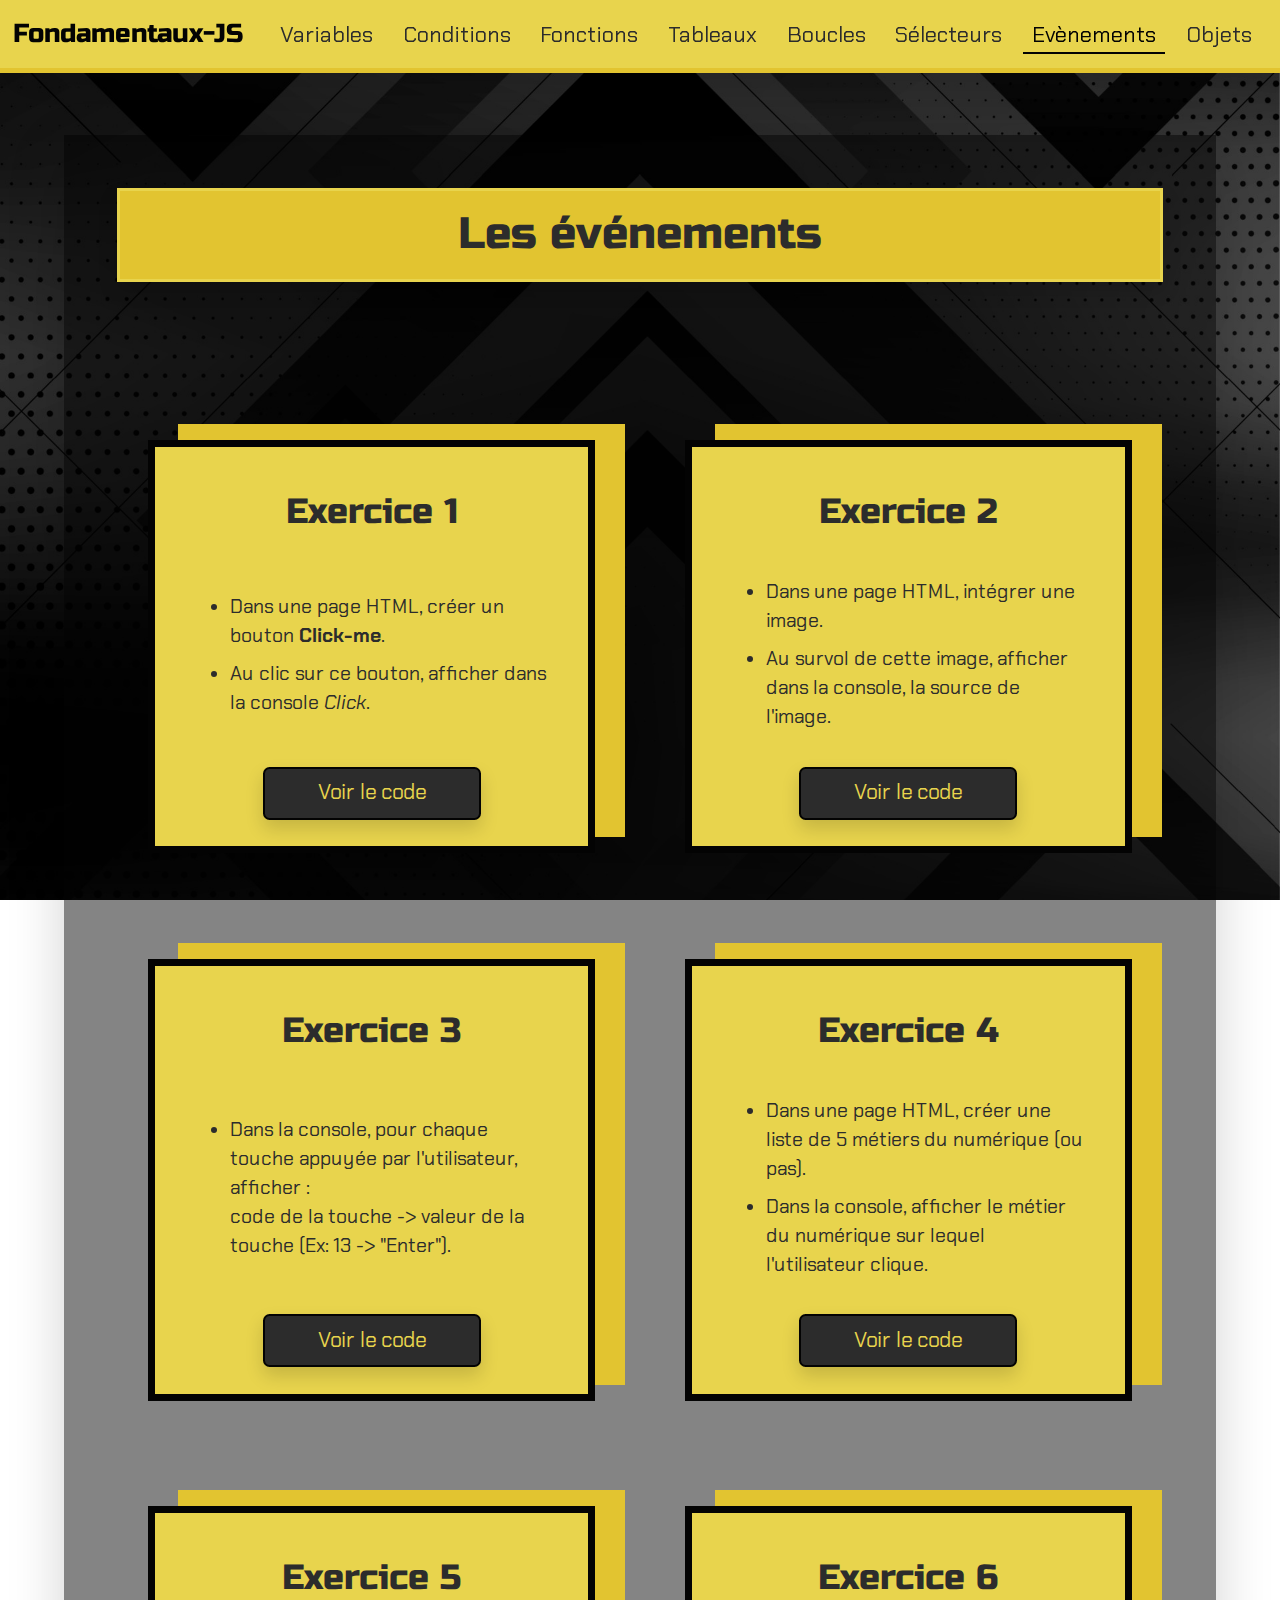
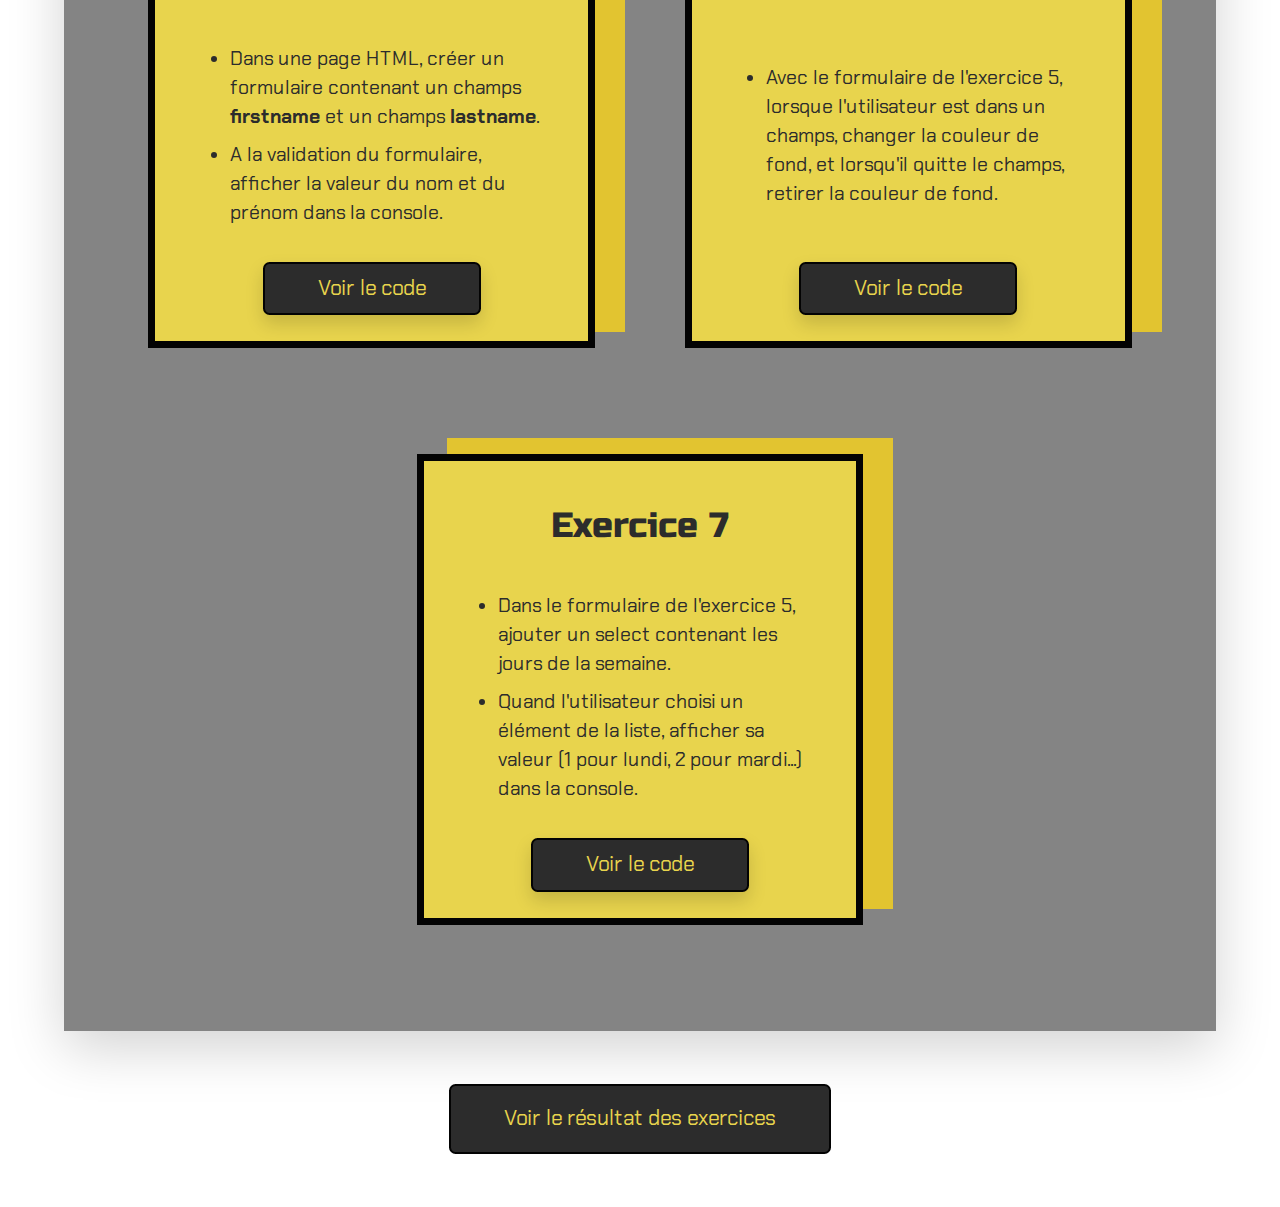
<file: fondamentaux/evenements.html>
<!DOCTYPE html>
<html lang="fr">

<head>
    <meta charset="UTF-8">
    <meta http-equiv="X-UA-Compatible" content="IE=edge">
    <meta name="viewport" content="width=device-width, initial-scale=1.0">
    <link href="https://fonts.googleapis.com/css2?family=Chakra+Petch&family=Russo+One&display=swap" rel="stylesheet">
    <link rel="stylesheet" href="../public/assets/css/bootstrap.min.css">
    <link rel="stylesheet" href="../public/assets/css/style.css">
    <title>Les événements</title>
</head>

<body>

    <header>
        <nav class="navbar fixed-top navbar-expand-lg shadow-lg">
            <div class="container-fluid">
                <a class="navbar-brand fs-4" href="../index.html">Fondamentaux-JS</a>
                <button class="navbar-toggler" type="button" data-bs-toggle="collapse" data-bs-target="#navbarNav"
                    aria-controls="navbarNav" aria-expanded="false" aria-label="Toggle navigation">
                    <span class="navbar-toggler-icon"></span>
                </button>
                <div class="row collapse navbar-collapse ps-3" id="navbarNav">
                    <ul class="navbar-nav mt-4 mt-md-0">
                        <li class="nav-item mx-xl-auto">
                            <a class="nav-link fs-5" aria-current="page" href="./variables.html">Variables</a>
                        </li>
                        <li class="nav-item mx-xl-auto">
                            <a class="nav-link fs-5" href="./conditions.html">Conditions</a>
                        </li>
                        <li class="nav-item mx-xl-auto">
                            <a class="nav-link fs-5" href="./fonctions.html">Fonctions</a>
                        </li>
                        <li class="nav-item mx-xl-auto">
                            <a class="nav-link fs-5" href="./tableaux.html">Tableaux</a>
                        </li>
                        <li class="nav-item mx-xl-auto">
                            <a class="nav-link fs-5" href="./boucles.html">Boucles</a>
                        </li>
                        <li class="nav-item mx-xl-auto">
                            <a class="nav-link fs-5" href="./selecteurs.html">Sélecteurs</a>
                        </li>
                        <li class="nav-item mx-xl-auto">
                            <a class="nav-link active fs-5" href="./evenements.html">Evènements</a>
                        </li>
                        <li class="nav-item mx-xl-auto">
                            <a class="nav-link fs-5" href="./objets.html">Objets</a>
                        </li>
                    </ul>
                </div>
            </div>
        </nav>
    </header>

    <!-- ===================================================================================================================================================================== -->
    <!-- --------------------------------------------------------------------------------------------------------------------------------------------------------------------- -->

    <main class="mb-5">
        <section>
            <div class="container-fluid main-container shadow-lg py-3 py-md-5 px-md-5 mb-5">
                <h1 class="text-center shadow py-3 mb-5">Les événements</h1>

                <div class="row justify-content-around pt-md-5">
                    <!-- =============================================================================================================== -->
                    <!-- Exercice 1 -->
                    <div class="col-12 col-md-10 col-xl-5 col-xxl-3 exo mx-md-3 mx-xxl-5 my-2 my-md-5">
                        <article class="d-flex flex-column justify-content-between py-3 px-1 py-md-4 px-md-4">
                            <h2 class="text-center py-3 mb-4">Exercice 1</h2>
                            <div class="text">
                                <ul>
                                    <li class="mb-2">Dans une page HTML, créer un bouton <strong>Click-me</strong>.</li>
                                    <li class="mb-2">Au clic sur ce bouton, afficher dans la console <em>Click</em>.
                                    </li>
                                </ul>
                            </div>
                            <div class="d-flex justify-content-center">
                                <dialog><img src="../public/assets/img/fondamentaux/evenements/1.PNG" class="img-fluid"
                                        alt="Code de l'exercice 1"></dialog>
                                <button type="button" class="btn showCode d-block shadow px-5 py-2 mt-3">Voir le
                                    code</button>
                            </div>
                        </article>
                    </div>

                    <!-- =============================================================================================================== -->
                    <!-- Exercice 2 -->
                    <div class="col-12 col-md-10 col-xl-5 col-xxl-3 exo mx-md-3 mx-xxl-5 my-2 my-md-5">
                        <article class="d-flex flex-column justify-content-between py-3 px-1 py-md-4 px-md-4">
                            <h2 class="text-center py-3 mb-4">Exercice 2</h2>

                            <div class="text">
                                <ul>
                                    <li class="mb-2">Dans une page HTML, intégrer une image.</li>
                                    <li class="mb-2">Au survol de cette image, afficher dans la console, la source de
                                        l'image.</li>
                                </ul>
                            </div>
                            <div class="d-flex justify-content-center">
                                <dialog><img src="../public/assets/img/fondamentaux/evenements/2.PNG" class="img-fluid"
                                        alt="Code de l'exercice 2"></dialog>
                                <button type="button" class="btn showCode d-block shadow px-5 py-2 mt-3">Voir le
                                    code</button>
                            </div>
                        </article>
                    </div>

                    <!-- =============================================================================================================== -->
                    <!-- Exercice 3 -->
                    <div class="col-12 col-md-10 col-xl-5 col-xxl-3 exo mx-md-3 mx-xxl-5 my-2 my-md-5">
                        <article class="d-flex flex-column justify-content-between py-3 px-1 py-md-4 px-md-4">
                            <h2 class="text-center py-3 mb-4">Exercice 3</h2>

                            <div class="text">
                                <ul>
                                    <li class="mb-2">Dans la console, pour chaque touche appuyée par l'utilisateur,
                                        afficher : <br> code de la touche -> valeur de la touche (Ex: 13 -> "Enter").
                                    </li>
                                </ul>
                            </div>
                            <div class="d-flex justify-content-center">
                                <dialog><img src="../public/assets/img/fondamentaux/evenements/3.PNG" class="img-fluid"
                                        alt="Code de l'exercice 3"></dialog>
                                <button type="button" class="btn showCode d-block shadow px-5 py-2 mt-3">Voir le
                                    code</button>
                            </div>
                        </article>
                    </div>

                    <!-- =============================================================================================================== -->
                    <!-- Exercice 4 -->
                    <div class="col-12 col-md-10 col-xl-5 col-xxl-3 exo mx-md-3 mx-xxl-5 my-2 my-md-5">
                        <article class="d-flex flex-column justify-content-between py-3 px-1 py-md-4 px-md-4">
                            <h2 class="text-center py-3 mb-4">Exercice 4</h2>

                            <div class="text">
                                <ul>
                                    <li class="mb-2">Dans une page HTML, créer une liste de 5 métiers du numérique (ou pas).</li>
                                    <li class="mb-2">Dans la console, afficher le métier du numérique sur lequel
                                        l'utilisateur clique.</li>
                                </ul>
                            </div>
                            <div class="d-flex justify-content-center">
                                <dialog><img src="../public/assets/img/fondamentaux/evenements/4.PNG" class="img-fluid"
                                        alt="Code de l'exercice 4"></dialog>
                                <button type="button" class="btn showCode d-block shadow px-5 py-2 mt-3">Voir le
                                    code</button>
                            </div>
                        </article>
                    </div>

                    <!-- =============================================================================================================== -->
                    <!-- Exercice 5 -->
                    <div class="col-12 col-md-10 col-xl-5 col-xxl-3 exo mx-md-3 mx-xxl-5 my-2 my-md-5">
                        <article class="d-flex flex-column justify-content-between py-3 px-1 py-md-4 px-md-4">
                            <h2 class="text-center py-3 mb-4">Exercice 5</h2>

                            <div class="text">
                                <ul>
                                    <li class="mb-2">Dans une page HTML, créer un formulaire contenant un champs
                                        <strong>firstname</strong> et un champs <strong>lastname</strong>.</li>
                                    <li class="mb-2">A la validation du formulaire, afficher la valeur du nom et du
                                        prénom dans la console.</li>
                                </ul>
                            </div>
                            <div class="d-flex justify-content-center">
                                <dialog><img src="../public/assets/img/fondamentaux/evenements/5.PNG" class="img-fluid"
                                        alt="Code de l'exercice 5"></dialog>
                                <button type="button" class="btn showCode d-block shadow px-5 py-2 mt-3">Voir le
                                    code</button>
                            </div>
                        </article>
                    </div>

                    <!-- =============================================================================================================== -->
                    <!-- Exercice 6 -->
                    <div class="col-12 col-md-10 col-xl-5 col-xxl-3 exo mx-md-3 mx-xxl-5 my-2 my-md-5">
                        <article class="d-flex flex-column justify-content-between py-3 px-1 py-md-4 px-md-4">
                            <h2 class="text-center py-3 mb-4">Exercice 6</h2>

                            <div class="text">
                                <ul>
                                    <li class="mb-2">Avec le formulaire de l'exercice 5, lorsque l'utilisateur est dans
                                        un champs, changer la couleur de fond, et lorsqu'il quitte le champs, retirer la
                                        couleur de fond.</li>
                                </ul>
                            </div>
                            <div class="d-flex justify-content-center">
                                <dialog><img src="../public/assets/img/fondamentaux/evenements/6.PNG" class="img-fluid"
                                        alt="Code de l'exercice 6"></dialog>
                                <button type="button" class="btn showCode d-block shadow px-5 py-2 mt-3">Voir le
                                    code</button>
                            </div>
                        </article>
                    </div>

                    <!-- =============================================================================================================== -->
                    <!-- Exercice 7 -->
                    <div class="col-12 col-md-10 col-xl-5 col-xxl-3 exo mx-md-3 mx-xxl-5 my-2 my-md-5">
                        <article class="d-flex flex-column justify-content-between py-3 px-1 py-md-4 px-md-4">
                            <h2 class="text-center py-3 mb-4">Exercice 7</h2>

                            <div class="text">
                                <ul>
                                    <li class="mb-2">Dans le formulaire de l'exercice 5, ajouter un select contenant les
                                        jours de la semaine.</li>
                                    <li class="mb-2">Quand l'utilisateur choisi un élément de la liste, afficher sa
                                        valeur (1 pour lundi, 2 pour mardi...) dans la console.</li>
                                </ul>
                            </div>
                            <div class="d-flex justify-content-center">
                                <dialog><img src="../public/assets/img/fondamentaux/evenements/7.PNG" class="img-fluid"
                                        alt="Code de l'exercice 7"></dialog>
                                <button type="button" class="btn showCode d-block shadow px-5 py-2 mt-3">Voir le
                                    code</button>
                            </div>
                        </article>
                    </div>

                </div>

            </div>
        </section>

        <div class="d-flex justify-content-center mb-5">
            <button type="button" class="btn py-3 px-5" id="showResult">Voir le résultat des exercices</button>
        </div>

        <section>
            <div class="container-fluid result-container d-none py-5 mb-5">
                <div class="row justify-content-around mt-md-5">
                    <div class="col d-flex justify-content-center">
                        <button type="button" class="btn py-2 px-5 text-light shadow" id="clickMe">Click me</button>
                    </div>
                </div>

                <div class="row mt-5">
                    <div class="col d-flex justify-content-center">
                        <img src="../public/assets/img/a9b1471_17806-xsb5q2.jpg" alt="This is fine" class="img-fluid" id="picture">
                    </div>
                </div>

                <div class="row mt-5">
                    <div class="col d-flex justify-content-center">
                        <ul id="list">
                            <li class="text-light">Diantre !</li>
                            <li class="text-light">Sacrebleu !</li>
                            <li class="text-light">Cornegidouille !</li>
                            <li class="text-light">Saquerlotte !</li>
                            <li class="text-light">Mordious !</li>
                        </ul>
                    </div>
                </div>

                <div class="row justify-content-center mt-5">
                    <div class="col-lg-6">
                        <form class="shadow py-5 px-5">
                            <fieldset>
                                <legend class="text-center mb-4">Formulaire</legend>
                                <div class="d-flex flex-wrap justify-content-around">
                                    <div>
                                        <label for="lastname" class="form-label">Nom :</label>
                                        <input type="text" name="lastname" class="form-control" id="lastname">
                                    </div>

                                    <div class="mt-4 mt-md-0">
                                        <label for="firstname" class="form-label">Prénom :</label>
                                        <input type="text" name="firstname" class="form-control" id="firstname">
                                    </div>
                                </div>

                                <div class="px-md-5 mt-4">
                                    <label for="day-select" class="form-label">Choisir un jour de la semaine :</label>
                                    <select name="days" id="daySelect" class="form-select form-select mb-3"
                                        aria-label=".form-select-lg example">
                                        <option value="">-</option>
                                        <option value="1">Lundi</option>
                                        <option value="2">Mardi</option>
                                        <option value="3">Mercredi</option>
                                        <option value="4">Jeudi</option>
                                        <option value="5">Vendredi</option>
                                        <option value="6">Samedi</option>
                                        <option value="7">Dimanche</option>
                                    </select>
                                </div>

                                <!-- Bouton envoyer -->
                                <div class="d-flex justify-content-center mt-5">
                                    <button type="submit" class="btn px-5 text-light shadow" id="send">Envoyer</button>
                                </div>
                            </fieldset>
                        </form>
                    </div>
                </div>

            </div>
        </section>
    </main>


    <!-- ===================================================================================================================================================================== -->
    <!-- --------------------------------------------------------------------------------------------------------------------------------------------------------------------- -->

    <script src="../public/assets/js/bootstrap.bundle.min.js"></script>
    <script src="../public/assets/js/fondamentaux/evenements.js"></script>
    <script src="../public/assets/js/script.js"></script>
</body>

</html>
</file>
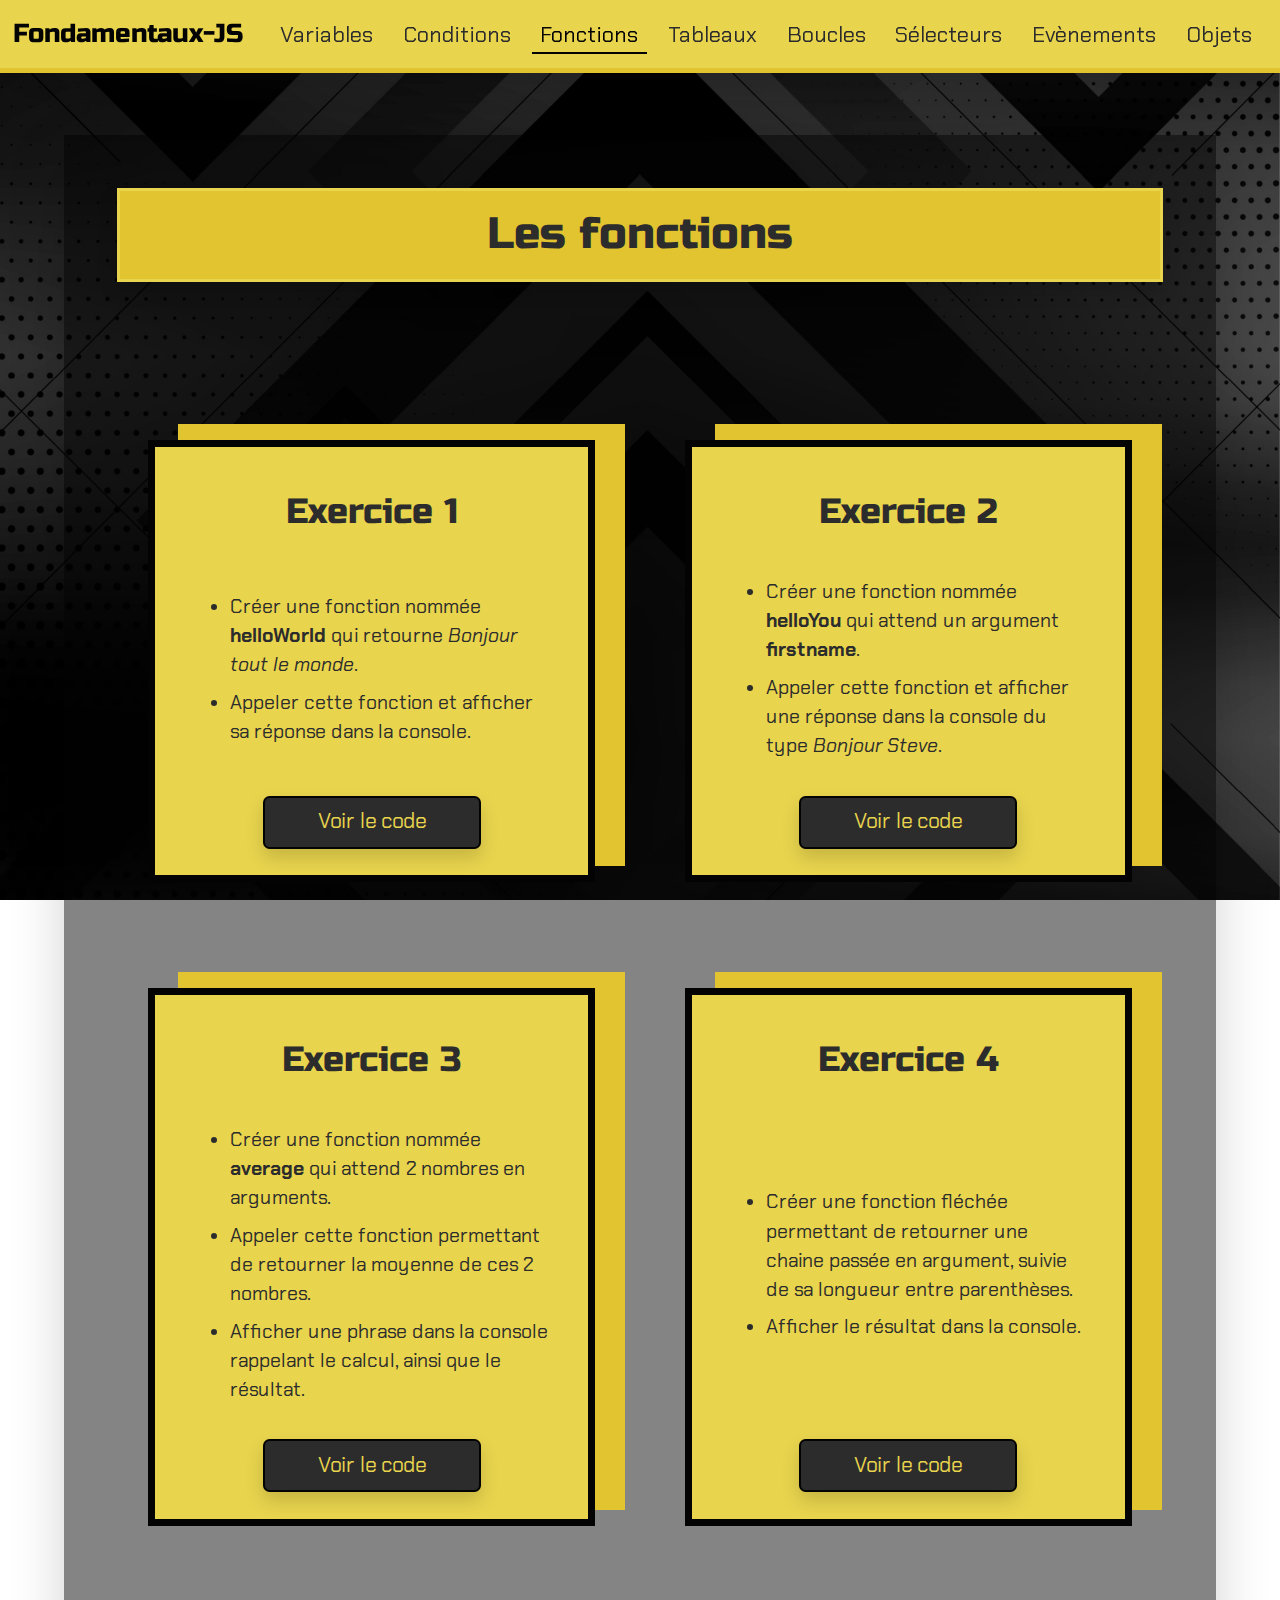
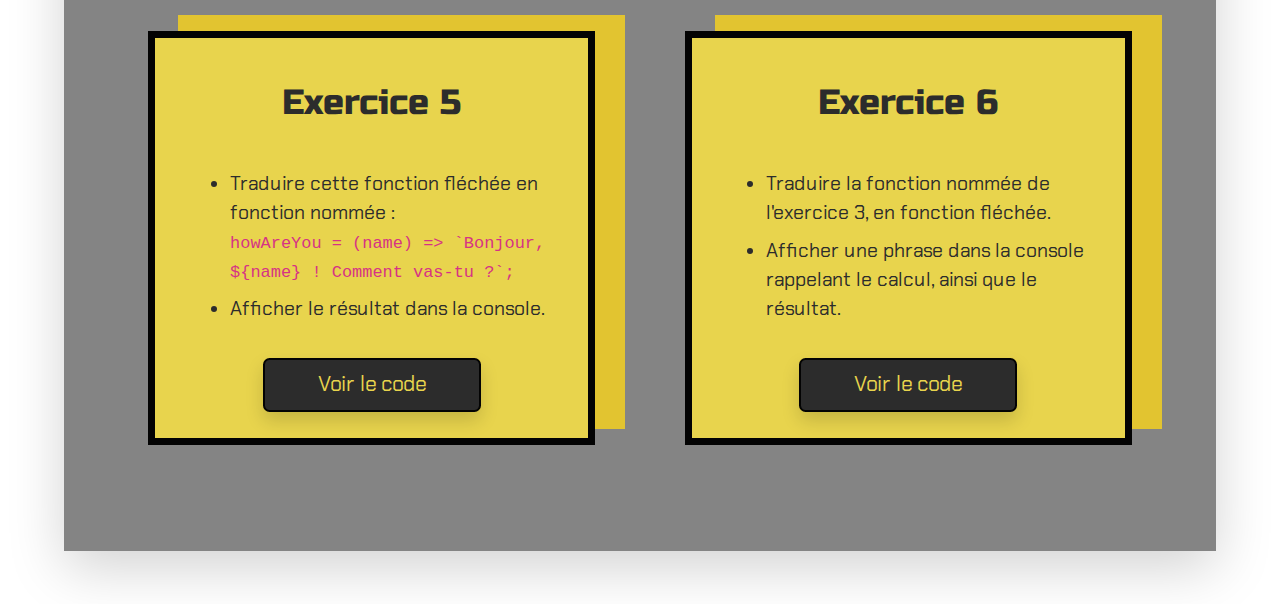
<file: fondamentaux/fonctions.html>
<!DOCTYPE html>
<html lang="fr">

<head>
    <meta charset="UTF-8">
    <meta http-equiv="X-UA-Compatible" content="IE=edge">
    <meta name="viewport" content="width=device-width, initial-scale=1.0">
    <link href="https://fonts.googleapis.com/css2?family=Chakra+Petch&family=Russo+One&display=swap" rel="stylesheet">
    <link rel="stylesheet" href="../public/assets/css/bootstrap.min.css">
    <link rel="stylesheet" href="../public/assets/css/style.css">
    <title>Les fonctions</title>
</head>

<body>

    <header>
        <nav class="navbar fixed-top navbar-expand-lg shadow-lg">
            <div class="container-fluid">
                <a class="navbar-brand fs-4" href="../index.html">Fondamentaux-JS</a>
                <button class="navbar-toggler" type="button" data-bs-toggle="collapse" data-bs-target="#navbarNav"
                    aria-controls="navbarNav" aria-expanded="false" aria-label="Toggle navigation">
                    <span class="navbar-toggler-icon"></span>
                </button>
                <div class="row collapse navbar-collapse ps-3" id="navbarNav">
                    <ul class="navbar-nav mt-4 mt-md-0">
                        <li class="nav-item mx-xl-auto">
                            <a class="nav-link fs-5" aria-current="page" href="./variables.html">Variables</a>
                        </li>
                        <li class="nav-item mx-xl-auto">
                            <a class="nav-link fs-5" href="./conditions.html">Conditions</a>
                        </li>
                        <li class="nav-item mx-xl-auto">
                            <a class="nav-link active fs-5" href="./fonctions.html">Fonctions</a>
                        </li>
                        <li class="nav-item mx-xl-auto">
                            <a class="nav-link fs-5" href="./tableaux.html">Tableaux</a>
                        </li>
                        <li class="nav-item mx-xl-auto">
                            <a class="nav-link fs-5" href="./boucles.html">Boucles</a>
                        </li>
                        <li class="nav-item mx-xl-auto">
                            <a class="nav-link fs-5" href="./selecteurs.html">Sélecteurs</a>
                        </li>
                        <li class="nav-item mx-xl-auto">
                            <a class="nav-link fs-5" href="./evenements.html">Evènements</a>
                        </li>
                        <li class="nav-item mx-xl-auto">
                            <a class="nav-link fs-5" href="./objets.html">Objets</a>
                        </li>
                    </ul>
                </div>
            </div>
        </nav>
    </header>

    <!-- ===================================================================================================================================================================== -->
    <!-- --------------------------------------------------------------------------------------------------------------------------------------------------------------------- -->

    <main>
        <section>
            <div class="container-fluid main-container shadow-lg py-3 py-md-5 px-md-5 mb-5">
                <h1 class="text-center shadow py-3 mb-5">Les fonctions</h1>

                <div class="row justify-content-around pt-md-5">
                    <!-- =============================================================================================================== -->
                    <!-- Exercice 1 -->
                    <div class="col-12 col-md-10 col-xl-5 col-xxl-3 exo mx-md-3 mx-xxl-5 my-2 my-md-5">
                        <article class="d-flex flex-column justify-content-between py-3 px-1 py-md-4 px-md-4">
                            <h2 class="text-center py-3 mb-4">Exercice 1</h2>
                            <div class="text">
                                <ul>
                                    <li class="mb-2">Créer une fonction nommée <strong>helloWorld</strong> qui retourne <em>Bonjour tout le monde</em>.</li>
                                    <li class="mb-2">Appeler cette fonction et afficher sa réponse dans la console.</li>
                                </ul>
                            </div>
                            <div class="d-flex justify-content-center">
                                <dialog><img src="../public/assets/img/fondamentaux/fonctions/1.PNG" class="img-fluid" alt="Code de l'exercice 1"></dialog>
                                <button type="button" class="btn showCode d-block shadow px-5 py-2 mt-3">Voir le
                                    code</button>
                            </div>
                        </article>
                    </div>

                    <!-- =============================================================================================================== -->
                    <!-- Exercice 2 -->
                    <div class="col-12 col-md-10 col-xl-5 col-xxl-3 exo mx-md-3 mx-xxl-5 my-2 my-md-5">
                        <article class="d-flex flex-column justify-content-between py-3 px-1 py-md-4 px-md-4">
                            <h2 class="text-center py-3 mb-4">Exercice 2</h2>

                            <div class="text">
                                <ul>
                                    <li class="mb-2">Créer une fonction nommée <strong>helloYou</strong> qui attend un argument <strong>firstname</strong>.</li>
                                    <li class="mb-2">Appeler cette fonction et afficher une réponse dans la console du type <em>Bonjour Steve</em>.</li>
                                </ul>
                            </div>
                            <div class="d-flex justify-content-center">
                                <dialog><img src="../public/assets/img/fondamentaux/fonctions/2.PNG" class="img-fluid" alt="Code de l'exercice 2"></dialog>
                                <button type="button" class="btn showCode d-block shadow px-5 py-2 mt-3">Voir le
                                    code</button>
                            </div>
                        </article>
                    </div>

                    <!-- =============================================================================================================== -->
                    <!-- Exercice 3 -->
                    <div class="col-12 col-md-10 col-xl-5 col-xxl-3 exo mx-md-3 mx-xxl-5 my-2 my-md-5">
                        <article class="d-flex flex-column justify-content-between py-3 px-1 py-md-4 px-md-4">
                            <h2 class="text-center py-3 mb-4">Exercice 3</h2>

                            <div class="text">
                                <ul>
                                    <li class="mb-2">Créer une fonction nommée <strong>average</strong> qui attend 2 nombres en arguments.</li>
                                    <li class="mb-2">Appeler cette fonction permettant de retourner la moyenne de ces 2 nombres.</li>
                                    <li class="mb-2">Afficher une phrase dans la console rappelant le calcul, ainsi que le résultat.</li>
                                </ul>
                            </div>
                            <div class="d-flex justify-content-center">
                                <dialog><img src="../public/assets/img/fondamentaux/fonctions/3.PNG" class="img-fluid" alt="Code de l'exercice 3"></dialog>
                                <button type="button" class="btn showCode d-block shadow px-5 py-2 mt-3">Voir le
                                    code</button>
                            </div>
                        </article>
                    </div>

                    <!-- =============================================================================================================== -->
                    <!-- Exercice 4 -->
                    <div class="col-12 col-md-10 col-xl-5 col-xxl-3 exo mx-md-3 mx-xxl-5 my-2 my-md-5">
                        <article class="d-flex flex-column justify-content-between py-3 px-1 py-md-4 px-md-4">
                            <h2 class="text-center py-3 mb-4">Exercice 4</h2>

                            <div class="text">
                                <ul>
                                    <li class="mb-2">Créer une fonction fléchée permettant de retourner une chaine passée en argument, suivie de sa longueur entre parenthèses.</li>
                                    <li class="mb-2">Afficher le résultat dans la console.</li>
                                </ul>
                            </div>
                            <div class="d-flex justify-content-center">
                                <dialog><img src="../public/assets/img/fondamentaux/fonctions/4.PNG" class="img-fluid" alt="Code de l'exercice 4"></dialog>
                                <button type="button" class="btn showCode d-block shadow px-5 py-2 mt-3">Voir le
                                    code</button>
                            </div>
                        </article>
                    </div>

                    <!-- =============================================================================================================== -->
                    <!-- Exercice 5 -->
                    <div class="col-12 col-md-10 col-xl-5 col-xxl-3 exo mx-md-3 mx-xxl-5 my-2 my-md-5">
                        <article class="d-flex flex-column justify-content-between py-3 px-1 py-md-4 px-md-4">
                            <h2 class="text-center py-3 mb-4">Exercice 5</h2>

                            <div class="text">
                                <ul>
                                    <li class="mb-2">Traduire cette fonction fléchée en fonction nommée : <br> <code>howAreYou  = (name) =>  `Bonjour, ${name} ! Comment vas-tu ?`; </code></li>
                                    <li class="mb-2">Afficher le résultat dans la console.</li>
                                </ul>
                            </div>
                            <div class="d-flex justify-content-center">
                                <dialog><img src="../public/assets/img/fondamentaux/fonctions/5.PNG" class="img-fluid" alt="Code de l'exercice 5"></dialog>
                                <button type="button" class="btn showCode d-block shadow px-5 py-2 mt-3">Voir le
                                    code</button>
                            </div>
                        </article>
                    </div>

                    <!-- =============================================================================================================== -->
                    <!-- Exercice 6 -->
                    <div class="col-12 col-md-10 col-xl-5 col-xxl-3 exo mx-md-3 mx-xxl-5 my-2 my-md-5">
                        <article class="d-flex flex-column justify-content-between py-3 px-1 py-md-4 px-md-4">
                            <h2 class="text-center py-3 mb-4">Exercice 6</h2>

                            <div class="text">
                                <ul>
                                    <li class="mb-2">Traduire la fonction nommée de l'exercice 3, en fonction fléchée.</li>
                                    <li class="mb-2">Afficher une phrase dans la console rappelant le calcul, ainsi que le résultat.</li>
                                </ul>
                            </div>
                            <div class="d-flex justify-content-center">
                                <dialog><img src="../public/assets/img/fondamentaux/fonctions/6.PNG" class="img-fluid" alt="Code de l'exercice 6"></dialog>
                                <button type="button" class="btn showCode d-block shadow px-5 py-2 mt-3">Voir le
                                    code</button>
                            </div>
                        </article>
                    </div>

                </div>
            </div>
        </section>
    </main>


    <!-- ===================================================================================================================================================================== -->
    <!-- --------------------------------------------------------------------------------------------------------------------------------------------------------------------- -->

    <script src="../public/assets/js/bootstrap.bundle.min.js"></script>
    <script src="../public/assets/js/fondamentaux/fonctions.js"></script>
    <script src="../public/assets/js/script.js"></script>
</body>

</html>
</file>
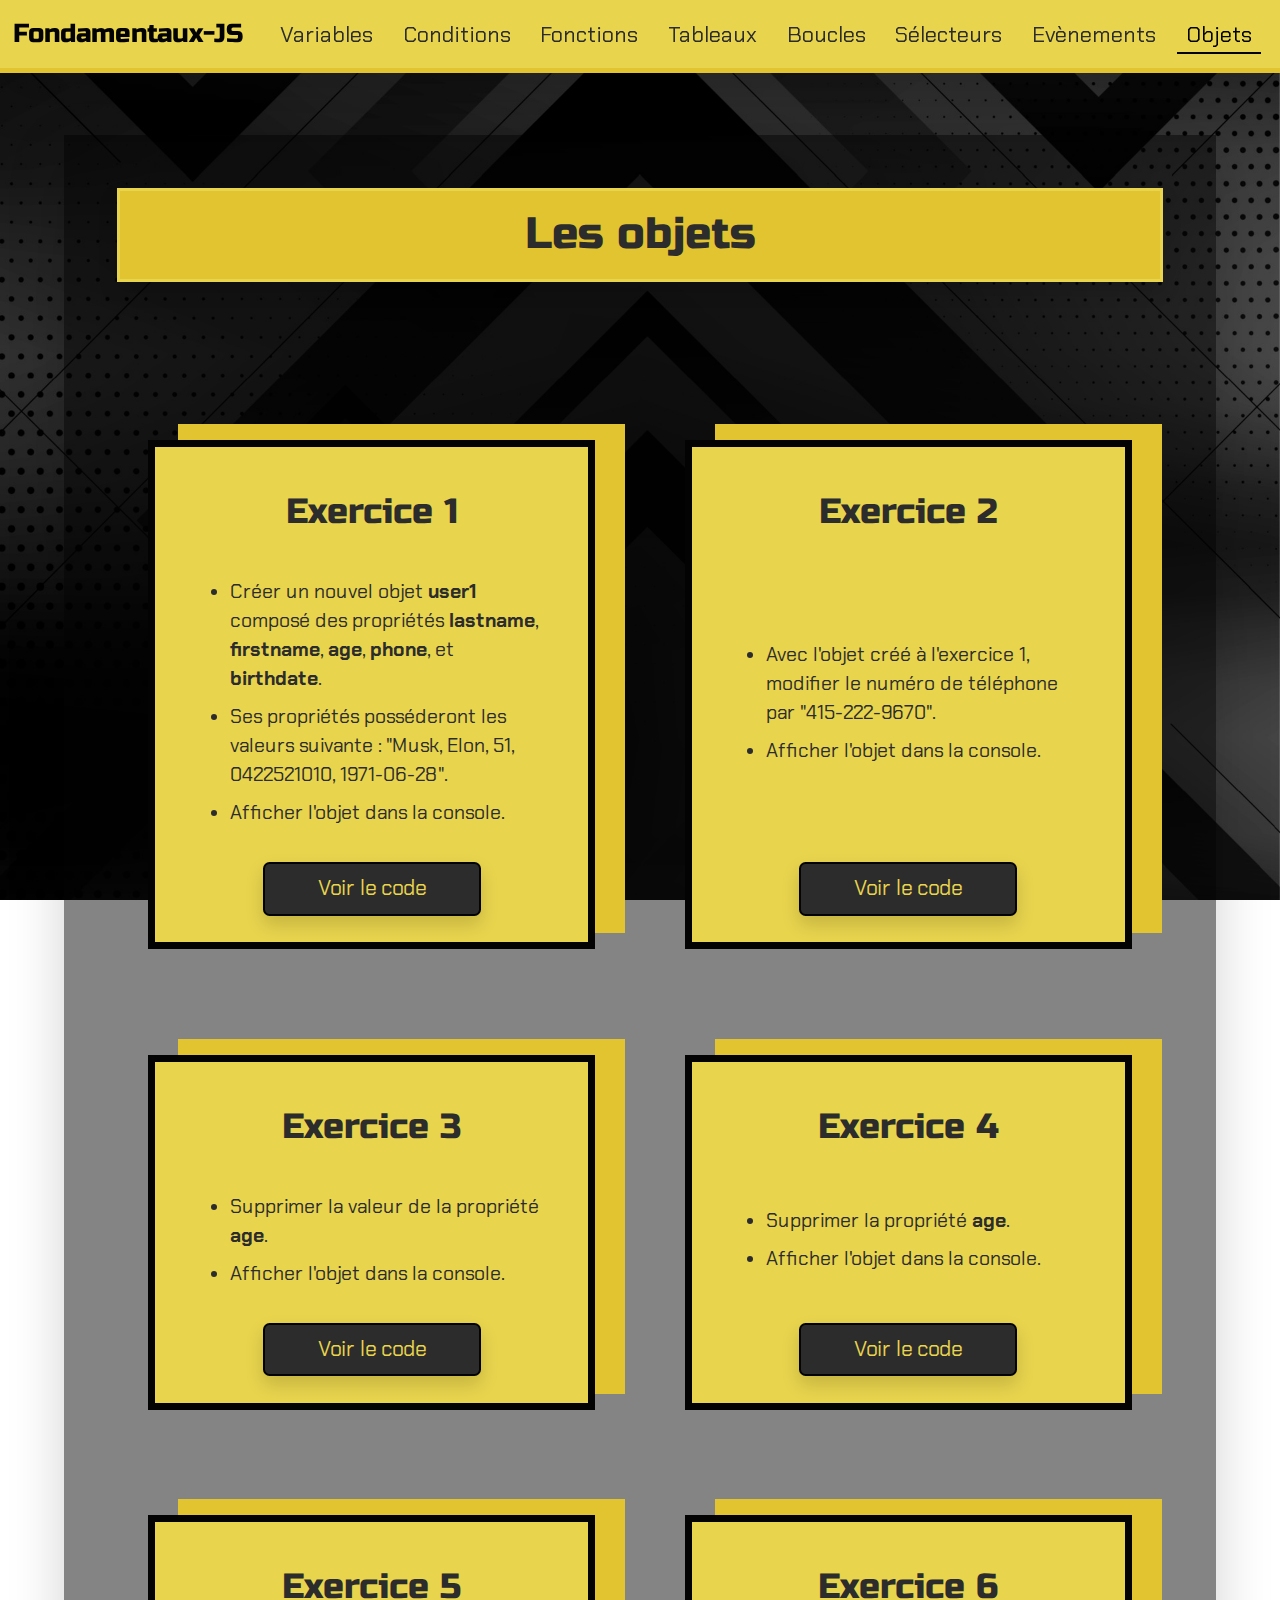
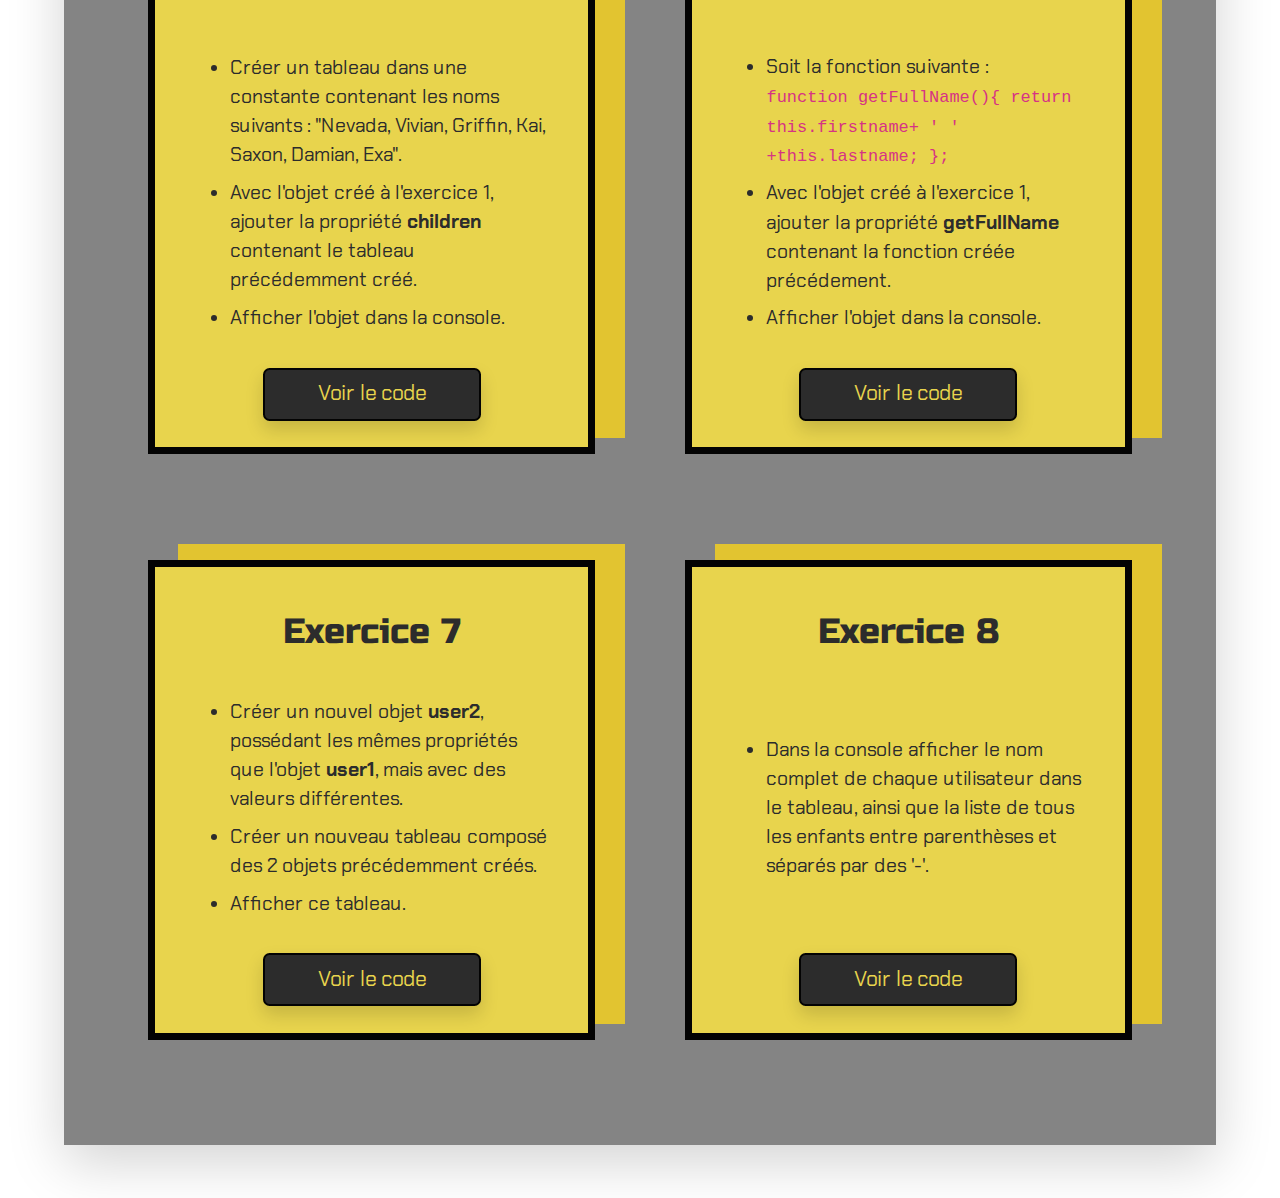
<file: fondamentaux/objets.html>
<!DOCTYPE html>
<html lang="fr">

<head>
    <meta charset="UTF-8">
    <meta http-equiv="X-UA-Compatible" content="IE=edge">
    <meta name="viewport" content="width=device-width, initial-scale=1.0">
    <link href="https://fonts.googleapis.com/css2?family=Chakra+Petch&family=Russo+One&display=swap" rel="stylesheet">
    <link rel="stylesheet" href="../public/assets/css/bootstrap.min.css">
    <link rel="stylesheet" href="../public/assets/css/style.css">
    <title>Les objets</title>
</head>

<body>

    <header>
        <nav class="navbar fixed-top navbar-expand-lg shadow-lg">
            <div class="container-fluid">
                <a class="navbar-brand fs-4" href="../index.html">Fondamentaux-JS</a>
                <button class="navbar-toggler" type="button" data-bs-toggle="collapse" data-bs-target="#navbarNav"
                    aria-controls="navbarNav" aria-expanded="false" aria-label="Toggle navigation">
                    <span class="navbar-toggler-icon"></span>
                </button>
                <div class="row collapse navbar-collapse ps-3" id="navbarNav">
                    <ul class="navbar-nav mt-4 mt-md-0">
                        <li class="nav-item mx-xl-auto">
                            <a class="nav-link fs-5" aria-current="page" href="./variables.html">Variables</a>
                        </li>
                        <li class="nav-item mx-xl-auto">
                            <a class="nav-link fs-5" href="./conditions.html">Conditions</a>
                        </li>
                        <li class="nav-item mx-xl-auto">
                            <a class="nav-link fs-5" href="./fonctions.html">Fonctions</a>
                        </li>
                        <li class="nav-item mx-xl-auto">
                            <a class="nav-link fs-5" href="./tableaux.html">Tableaux</a>
                        </li>
                        <li class="nav-item mx-xl-auto">
                            <a class="nav-link fs-5" href="./boucles.html">Boucles</a>
                        </li>
                        <li class="nav-item mx-xl-auto">
                            <a class="nav-link fs-5" href="./selecteurs.html">Sélecteurs</a>
                        </li>
                        <li class="nav-item mx-xl-auto">
                            <a class="nav-link fs-5" href="./evenements.html">Evènements</a>
                        </li>
                        <li class="nav-item mx-xl-auto">
                            <a class="nav-link active fs-5" href="./objets.html">Objets</a>
                        </li>
                    </ul>
                </div>
            </div>
        </nav>
    </header>

    <!-- ===================================================================================================================================================================== -->
    <!-- --------------------------------------------------------------------------------------------------------------------------------------------------------------------- -->

    <main>
        <section>
            <div class="container-fluid main-container shadow-lg py-3 py-md-5 px-md-5 mb-5">
                <h1 class="text-center shadow py-3 mb-5">Les objets</h1>

                <div class="row justify-content-around pt-md-5">
                    <!-- =============================================================================================================== -->
                    <!-- Exercice 1 -->
                    <div class="col-12 col-md-10 col-xl-5 col-xxl-3 exo mx-md-3 mx-xxl-5 my-2 my-md-5">
                        <article class="d-flex flex-column justify-content-between py-3 px-1 py-md-4 px-md-4">
                            <h2 class="text-center py-3 mb-4">Exercice 1</h2>
                            <div class="text">
                                <ul>
                                    <li class="mb-2">Créer un nouvel objet <strong>user1</strong> composé des propriétés <strong>lastname</strong>, <strong>firstname</strong>, <strong>age</strong>, <strong>phone</strong>, et <strong>birthdate</strong>.</li>
                                    <li class="mb-2">Ses propriétés posséderont les valeurs suivante : "Musk, Elon, 51, 0422521010, 1971-06-28".</li>
                                    <li class="mb-2">Afficher l'objet dans la console.</li>
                                </ul>
                            </div>
                            <div class="d-flex justify-content-center">
                                <dialog><img src="../public/assets/img/fondamentaux/objets/1.PNG" class="img-fluid" alt="Code de l'exercice 1"></dialog>
                                <button type="button" class="btn showCode d-block shadow px-5 py-2 mt-3">Voir le
                                    code</button>
                            </div>
                        </article>
                    </div>

                    <!-- =============================================================================================================== -->
                    <!-- Exercice 2 -->
                    <div class="col-12 col-md-10 col-xl-5 col-xxl-3 exo mx-md-3 mx-xxl-5 my-2 my-md-5">
                        <article class="d-flex flex-column justify-content-between py-3 px-1 py-md-4 px-md-4">
                            <h2 class="text-center py-3 mb-4">Exercice 2</h2>

                            <div class="text">
                                <ul>
                                    <li class="mb-2">Avec l'objet créé à l'exercice 1, modifier le numéro de téléphone par "415-222-9670".</li>
                                    <li class="mb-2">Afficher l'objet dans la console.</li>
                                </ul>
                            </div>
                            <div class="d-flex justify-content-center">
                                <dialog><img src="../public/assets/img/fondamentaux/objets/2.PNG" class="img-fluid" alt="Code de l'exercice 2"></dialog>
                                <button type="button" class="btn showCode d-block shadow px-5 py-2 mt-3">Voir le
                                    code</button>
                            </div>
                        </article>
                    </div>

                    <!-- =============================================================================================================== -->
                    <!-- Exercice 3 -->
                    <div class="col-12 col-md-10 col-xl-5 col-xxl-3 exo mx-md-3 mx-xxl-5 my-2 my-md-5">
                        <article class="d-flex flex-column justify-content-between py-3 px-1 py-md-4 px-md-4">
                            <h2 class="text-center py-3 mb-4">Exercice 3</h2>

                            <div class="text">
                                <ul>
                                    <li class="mb-2">Supprimer la valeur de la propriété <strong>age</strong>.</li>
                                    <li class="mb-2">Afficher l'objet dans la console.</li>
                                </ul>
                            </div>
                            <div class="d-flex justify-content-center">
                                <dialog><img src="../public/assets/img/fondamentaux/objets/3.PNG" class="img-fluid" alt="Code de l'exercice 3"></dialog>
                                <button type="button" class="btn showCode d-block shadow px-5 py-2 mt-3">Voir le
                                    code</button>
                            </div>
                        </article>
                    </div>

                    <!-- =============================================================================================================== -->
                    <!-- Exercice 4 -->
                    <div class="col-12 col-md-10 col-xl-5 col-xxl-3 exo mx-md-3 mx-xxl-5 my-2 my-md-5">
                        <article class="d-flex flex-column justify-content-between py-3 px-1 py-md-4 px-md-4">
                            <h2 class="text-center py-3 mb-4">Exercice 4</h2>

                            <div class="text">
                                <ul>
                                    <li class="mb-2">Supprimer la propriété <strong>age</strong>.</li>
                                    <li class="mb-2">Afficher l'objet dans la console.</li>
                                </ul>
                            </div>
                            <div class="d-flex justify-content-center">
                                <dialog><img src="../public/assets/img/fondamentaux/objets/4.PNG" class="img-fluid" alt="Code de l'exercice 4"></dialog>
                                <button type="button" class="btn showCode d-block shadow px-5 py-2 mt-3">Voir le
                                    code</button>
                            </div>
                        </article>
                    </div>

                    <!-- =============================================================================================================== -->
                    <!-- Exercice 5 -->
                    <div class="col-12 col-md-10 col-xl-5 col-xxl-3 exo mx-md-3 mx-xxl-5 my-2 my-md-5">
                        <article class="d-flex flex-column justify-content-between py-3 px-1 py-md-4 px-md-4">
                            <h2 class="text-center py-3 mb-4">Exercice 5</h2>

                            <div class="text">
                                <ul>
                                    <li class="mb-2">Créer un tableau dans une constante contenant les noms suivants : "Nevada, Vivian, Griffin, Kai, Saxon, Damian, Exa".</li>
                                    <li class="mb-2">Avec l'objet créé à l'exercice 1, ajouter la propriété <strong>children</strong> contenant le tableau précédemment créé.</li>
                                    <li class="mb-2">Afficher l'objet dans la console.</li>
                                </ul>
                            </div>
                            <div class="d-flex justify-content-center">
                                <dialog><img src="../public/assets/img/fondamentaux/objets/5.PNG" class="img-fluid" alt="Code de l'exercice 5"></dialog>
                                <button type="button" class="btn showCode d-block shadow px-5 py-2 mt-3">Voir le
                                    code</button>
                            </div>
                        </article>
                    </div>

                    <!-- =============================================================================================================== -->
                    <!-- Exercice 6 -->
                    <div class="col-12 col-md-10 col-xl-5 col-xxl-3 exo mx-md-3 mx-xxl-5 my-2 my-md-5">
                        <article class="d-flex flex-column justify-content-between py-3 px-1 py-md-4 px-md-4">
                            <h2 class="text-center py-3 mb-4">Exercice 6</h2>

                            <div class="text">
                                <ul>
                                    <li class="mb-2">Soit la fonction suivante : <br> <code>function getFullName(){
                                        return this.firstname+ ' ' +this.lastname;
                                    };</code></li>
                                    <li class="mb-2">Avec l'objet créé à l'exercice 1, ajouter la propriété <strong>getFullName</strong> contenant la fonction créée précédement.</li>
                                    <li class="mb-2">Afficher l'objet dans la console.</li>
                                </ul>
                            </div>
                            <div class="d-flex justify-content-center">
                                <dialog><img src="../public/assets/img/fondamentaux/objets/6.PNG" class="img-fluid" alt="Code de l'exercice 6"></dialog>
                                <button type="button" class="btn showCode d-block shadow px-5 py-2 mt-3">Voir le
                                    code</button>
                            </div>
                        </article>
                    </div>

                    <!-- =============================================================================================================== -->
                    <!-- Exercice 7 -->
                    <div class="col-12 col-md-10 col-xl-5 col-xxl-3 exo mx-md-3 mx-xxl-5 my-2 my-md-5">
                        <article class="d-flex flex-column justify-content-between py-3 px-1 py-md-4 px-md-4">
                            <h2 class="text-center py-3 mb-4">Exercice 7</h2>

                            <div class="text">
                                <ul>
                                    <li class="mb-2">Créer un nouvel objet <strong>user2</strong>, possédant les mêmes propriétés que l'objet <strong>user1</strong>, mais avec des valeurs différentes.</li>
                                    <li class="mb-2">Créer un nouveau tableau composé des 2 objets précédemment créés.</li>
                                    <li class="mb-2">Afficher ce tableau.</li>
                                </ul>
                            </div>
                            <div class="d-flex justify-content-center">
                                <dialog><img src="../public/assets/img/fondamentaux/objets/7.PNG" class="img-fluid" alt="Code de l'exercice 7"></dialog>
                                <button type="button" class="btn showCode d-block shadow px-5 py-2 mt-3">Voir le
                                    code</button>
                            </div>
                        </article>
                    </div>

                    <!-- =============================================================================================================== -->
                    <!-- Exercice 8 -->
                    <div class="col-12 col-md-10 col-xl-5 col-xxl-3 exo mx-md-3 mx-xxl-5 my-2 my-md-5">
                        <article class="d-flex flex-column justify-content-between py-3 px-1 py-md-4 px-md-4">
                            <h2 class="text-center py-3 mb-4">Exercice 8</h2>

                            <div class="text">
                                <ul>
                                    <li class="mb-2">Dans la console afficher le nom complet de chaque utilisateur dans le tableau, ainsi que la liste de tous les enfants entre parenthèses et séparés par des '-'.</li>
                                </ul>
                            </div>
                            <div class="d-flex justify-content-center">
                                <dialog><img src="../public/assets/img/fondamentaux/objets/8.PNG" class="img-fluid" alt="Code de l'exercice 8"></dialog>
                                <button type="button" class="btn showCode d-block shadow px-5 py-2 mt-3">Voir le
                                    code</button>
                            </div>
                        </article>
                    </div>

                </div>
            </div>
        </section>
    </main>


    <!-- ===================================================================================================================================================================== -->
    <!-- --------------------------------------------------------------------------------------------------------------------------------------------------------------------- -->

    <script src="../public/assets/js/bootstrap.bundle.min.js"></script>
    <script src="../public/assets/js/fondamentaux/objets.js"></script>
    <script src="../public/assets/js/script.js"></script>
</body>

</html>
</file>
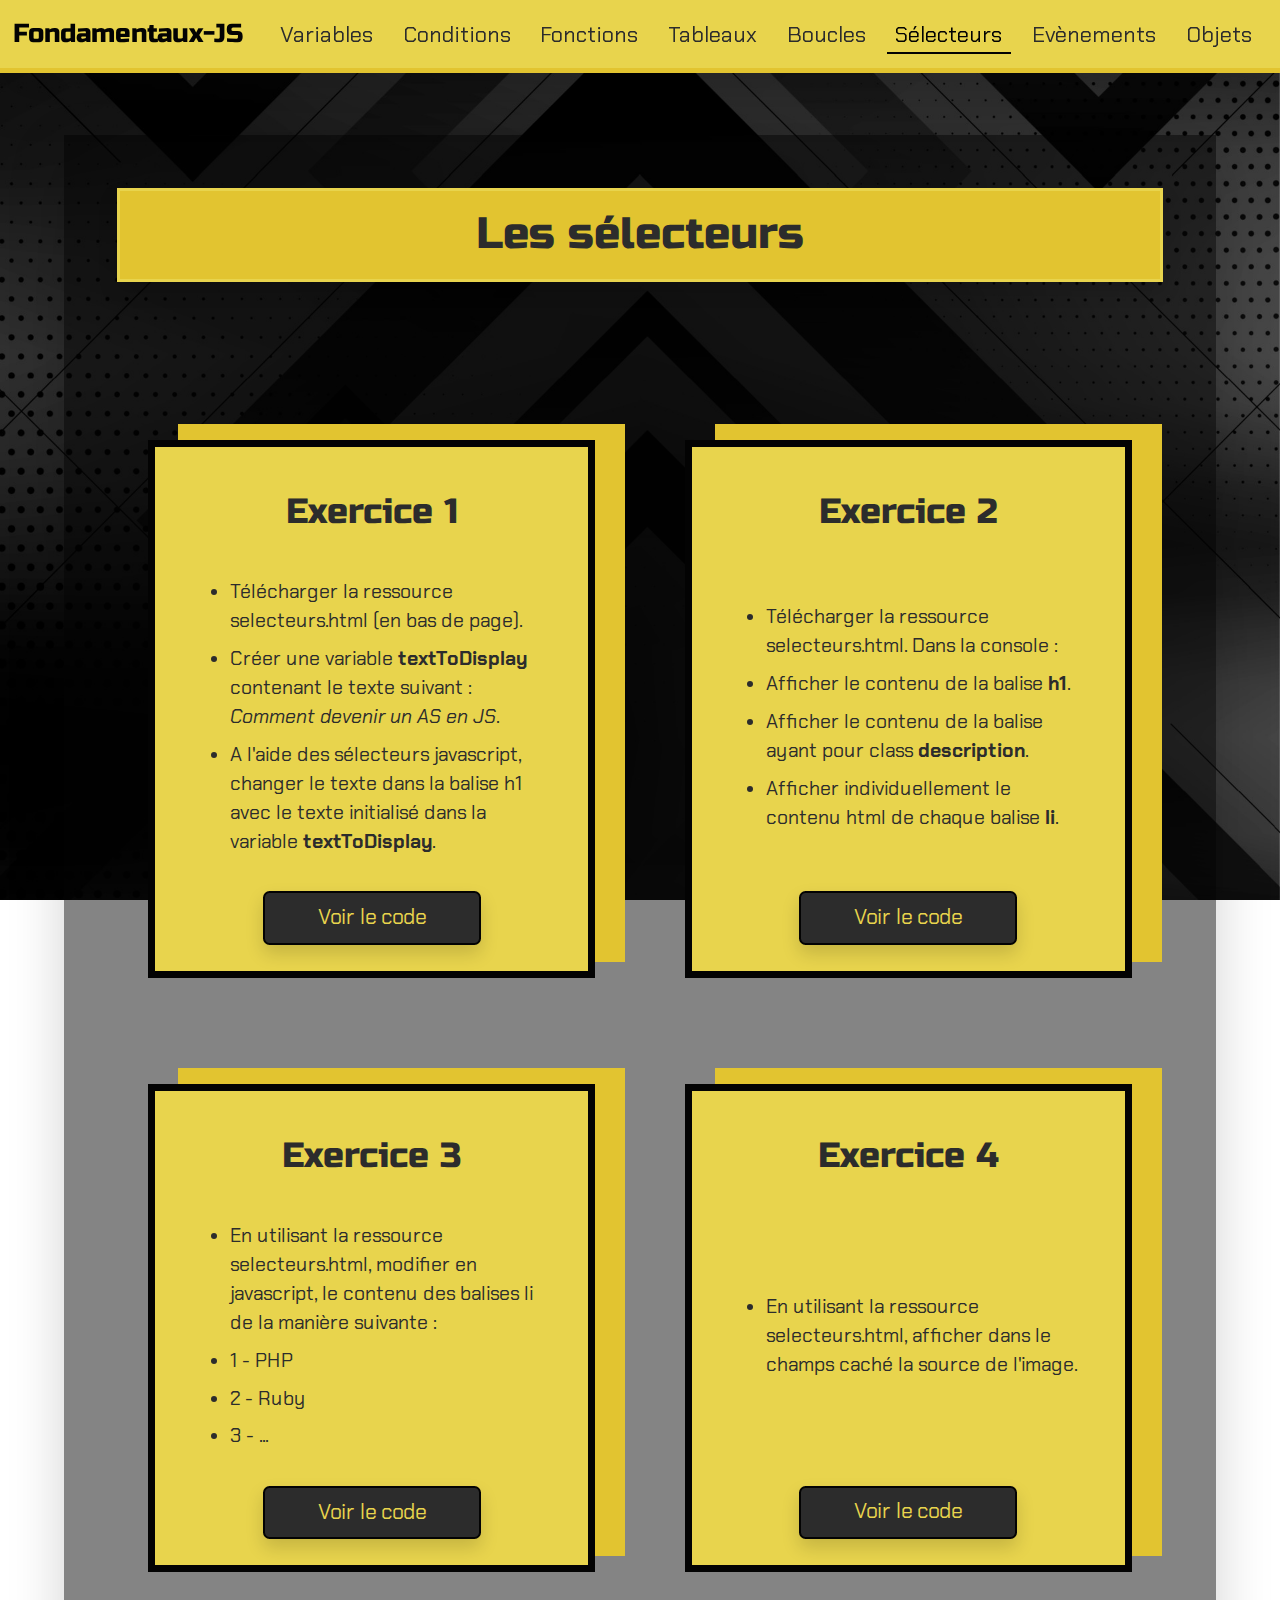
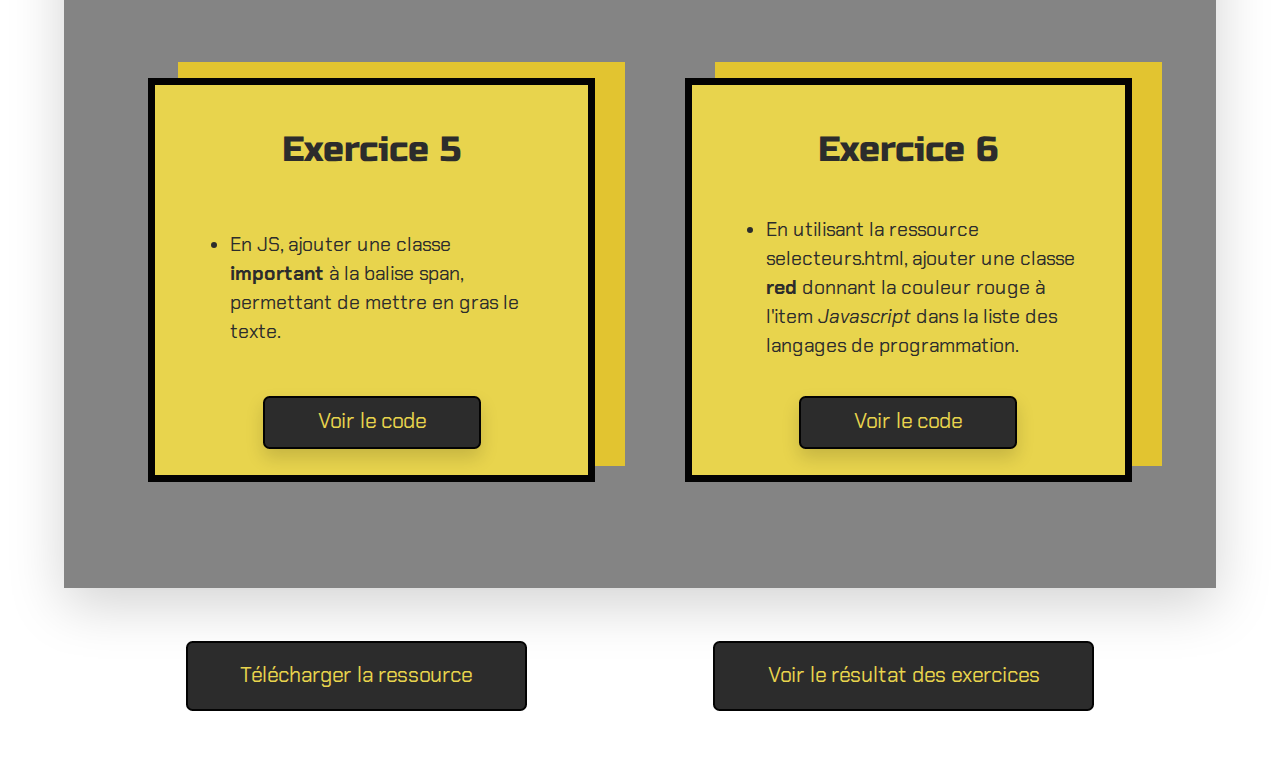
<file: fondamentaux/selecteurs.html>
<!DOCTYPE html>
<html lang="fr">

<head>
    <meta charset="UTF-8">
    <meta http-equiv="X-UA-Compatible" content="IE=edge">
    <meta name="viewport" content="width=device-width, initial-scale=1.0">
    <link href="https://fonts.googleapis.com/css2?family=Chakra+Petch&family=Russo+One&display=swap" rel="stylesheet">
    <link rel="stylesheet" href="../public/assets/css/bootstrap.min.css">
    <link rel="stylesheet" href="../public/assets/css/style.css">
    <title>Les sélecteurs</title>
</head>

<body>

    <header>
        <nav class="navbar fixed-top navbar-expand-lg shadow-lg">
            <div class="container-fluid">
                <a class="navbar-brand fs-4" href="../index.html">Fondamentaux-JS</a>
                <button class="navbar-toggler" type="button" data-bs-toggle="collapse" data-bs-target="#navbarNav"
                    aria-controls="navbarNav" aria-expanded="false" aria-label="Toggle navigation">
                    <span class="navbar-toggler-icon"></span>
                </button>
                <div class="row collapse navbar-collapse ps-3" id="navbarNav">
                    <ul class="navbar-nav mt-4 mt-md-0">
                        <li class="nav-item mx-xl-auto">
                            <a class="nav-link fs-5" aria-current="page" href="./variables.html">Variables</a>
                        </li>
                        <li class="nav-item mx-xl-auto">
                            <a class="nav-link fs-5" href="./conditions.html">Conditions</a>
                        </li>
                        <li class="nav-item mx-xl-auto">
                            <a class="nav-link fs-5" href="./fonctions.html">Fonctions</a>
                        </li>
                        <li class="nav-item mx-xl-auto">
                            <a class="nav-link fs-5" href="./tableaux.html">Tableaux</a>
                        </li>
                        <li class="nav-item mx-xl-auto">
                            <a class="nav-link fs-5" href="./boucles.html">Boucles</a>
                        </li>
                        <li class="nav-item mx-xl-auto">
                            <a class="nav-link active fs-5" href="./selecteurs.html">Sélecteurs</a>
                        </li>
                        <li class="nav-item mx-xl-auto">
                            <a class="nav-link fs-5" href="./evenements.html">Evènements</a>
                        </li>
                        <li class="nav-item mx-xl-auto">
                            <a class="nav-link fs-5" href="./objets.html">Objets</a>
                        </li>
                    </ul>
                </div>
            </div>
        </nav>
    </header>

    <!-- ===================================================================================================================================================================== -->
    <!-- --------------------------------------------------------------------------------------------------------------------------------------------------------------------- -->

    <main class="mb-5">
        <section>
            <div class="container-fluid main-container shadow-lg py-3 py-md-5 px-md-5 mb-5">
                <h1 class="text-center shadow py-3 mb-5">Les sélecteurs</h1>

                <div class="row justify-content-around pt-md-5">
                    <!-- =============================================================================================================== -->
                    <!-- Exercice 1 -->
                    <div class="col-12 col-md-10 col-xl-5 col-xxl-3 exo mx-md-3 mx-xxl-5 my-2 my-md-5">
                        <article class="d-flex flex-column justify-content-between py-3 px-1 py-md-4 px-md-4">
                            <h2 class="text-center py-3 mb-4">Exercice 1</h2>
                            <div class="text">
                                <ul>
                                    <li class="mb-2">Télécharger la ressource selecteurs.html (en bas de page).</li>
                                    <li class="mb-2">Créer une variable <strong>textToDisplay</strong> contenant le
                                        texte suivant : <em>Comment devenir un AS en JS</em>.</li>
                                    <li class="mb-2">A l'aide des sélecteurs javascript, changer le texte dans la balise h1 avec le
                                        texte initialisé dans la variable <strong>textToDisplay</strong>.</li>
                                </ul>
                            </div>
                            <div class="d-flex justify-content-center">
                                <dialog><img src="../public/assets/img/fondamentaux/selecteurs/1.png" class="img-fluid"
                                        alt="Code de l'exercice 1"></dialog>
                                <button type="button" class="btn showCode d-block shadow px-5 py-2 mt-3">Voir le
                                    code</button>
                            </div>
                        </article>
                    </div>

                    <!-- =============================================================================================================== -->
                    <!-- Exercice 2 -->
                    <div class="col-12 col-md-10 col-xl-5 col-xxl-3 exo mx-md-3 mx-xxl-5 my-2 my-md-5">
                        <article class="d-flex flex-column justify-content-between py-3 px-1 py-md-4 px-md-4">
                            <h2 class="text-center py-3 mb-4">Exercice 2</h2>

                            <div class="text">
                                <ul>
                                    <li class="mb-2">Télécharger la ressource selecteurs.html. Dans la console :</li>
                                    <li class="mb-2">Afficher le contenu de la balise <strong>h1</strong>.</li>
                                    <li class="mb-2">Afficher le contenu de la balise ayant pour class
                                        <strong>description</strong>.</li>
                                    <li class="mb-2">Afficher individuellement le contenu html de chaque balise
                                        <strong>li</strong>.</li>
                                </ul>
                            </div>
                            <div class="d-flex justify-content-center">
                                <dialog><img src="../public/assets/img/fondamentaux/selecteurs/2.PNG" class="img-fluid"
                                        alt="Code de l'exercice 2"></dialog>
                                <button type="button" class="btn showCode d-block shadow px-5 py-2 mt-3">Voir le
                                    code</button>
                            </div>
                        </article>
                    </div>

                    <!-- =============================================================================================================== -->
                    <!-- Exercice 3 -->
                    <div class="col-12 col-md-10 col-xl-5 col-xxl-3 exo mx-md-3 mx-xxl-5 my-2 my-md-5">
                        <article class="d-flex flex-column justify-content-between py-3 px-1 py-md-4 px-md-4">
                            <h2 class="text-center py-3 mb-4">Exercice 3</h2>

                            <div class="text">
                                <ul>
                                    <li class="mb-2">En utilisant la ressource selecteurs.html, modifier en javascript,
                                        le contenu des balises li de la manière suivante :</li>
                                    <li class="mb-2">1 - PHP</li>
                                    <li class="mb-2">2 - Ruby</li>
                                    <li class="mb-2">3 - ...</li>
                                </ul>
                            </div>
                            <div class="d-flex justify-content-center">
                                <dialog><img src="../public/assets/img/fondamentaux/selecteurs/3.PNG" class="img-fluid"
                                        alt="Code de l'exercice 3"></dialog>
                                <button type="button" class="btn showCode d-block shadow px-5 py-2 mt-3">Voir le
                                    code</button>
                            </div>
                        </article>
                    </div>

                    <!-- =============================================================================================================== -->
                    <!-- Exercice 4 -->
                    <div class="col-12 col-md-10 col-xl-5 col-xxl-3 exo mx-md-3 mx-xxl-5 my-2 my-md-5">
                        <article class="d-flex flex-column justify-content-between py-3 px-1 py-md-4 px-md-4">
                            <h2 class="text-center py-3 mb-4">Exercice 4</h2>

                            <div class="text">
                                <ul>
                                    <li class="mb-2">En utilisant la ressource selecteurs.html, afficher dans le champs
                                        caché la source de l'image.</li>
                                </ul>
                            </div>
                            <div class="d-flex justify-content-center">
                                <dialog><img src="../public/assets/img/fondamentaux/selecteurs/4.PNG" class="img-fluid"
                                        alt="Code de l'exercice 4"></dialog>
                                <button type="button" class="btn showCode d-block shadow px-5 py-2 mt-3">Voir le
                                    code</button>
                            </div>
                        </article>
                    </div>



                    <!-- =============================================================================================================== -->
                    <!-- Exercice 5 -->
                    <div class="col-12 col-md-10 col-xl-5 col-xxl-3 exo mx-md-3 mx-xxl-5 my-2 my-md-5">
                        <article class="d-flex flex-column justify-content-between py-3 px-1 py-md-4 px-md-4">
                            <h2 class="text-center py-3 mb-4">Exercice 5</h2>

                            <div class="text">
                                <ul>
                                    <li class="mb-2">En JS, ajouter une classe <strong>important</strong> à la balise
                                        span, permettant de mettre en gras le texte.</li>
                                </ul>
                            </div>
                            <div class="d-flex justify-content-center">
                                <dialog><img src="../public/assets/img/fondamentaux/selecteurs/5.PNG" class="img-fluid"
                                        alt="Code de l'exercice 5"></dialog>
                                <button type="button" class="btn showCode d-block shadow px-5 py-2 mt-3">Voir le
                                    code</button>
                            </div>
                        </article>
                    </div>

                    <!-- =============================================================================================================== -->
                    <!-- Exercice 6 -->
                    <div class="col-12 col-md-10 col-xl-5 col-xxl-3 exo mx-md-3 mx-xxl-5 my-2 my-md-5">
                        <article class="d-flex flex-column justify-content-between py-3 px-1 py-md-4 px-md-4">
                            <h2 class="text-center py-3 mb-4">Exercice 6</h2>

                            <div class="text">
                                <ul>
                                    <li class="mb-2">En utilisant la ressource selecteurs.html, ajouter une classe <strong>red</strong>
                                        donnant la couleur rouge à l'item <em>Javascript</em> dans la liste des langages de
                                        programmation.</li>
                                </ul>
                            </div>
                            <div class="d-flex justify-content-center">
                                <dialog><img src="../public/assets/img/fondamentaux/selecteurs/6.PNG" class="img-fluid"
                                        alt="Code de l'exercice 6"></dialog>
                                <button type="button" class="btn showCode d-block shadow px-5 py-2 mt-3">Voir le
                                    code</button>
                            </div>
                        </article>
                    </div>

                </div>
            </div>
        </section>

        <div class="d-flex flex-wrap justify-content-evenly mb-5">
            <a href="../public/assets/download/selecteurs.zip" download="selecteurs.zip" class="btn py-3 px-5 mb-4 mb-md-0">Télécharger la ressource</a>
            <button type="button" class="btn py-3 px-5" id="showResult">Voir le résultat des exercices</button>
        </div>

        <section>
            <div class="container-fluid result-container d-none py-5 mb-5">

                <div class="row d-flex justify-content-center text-center pt-5">
                    <div class="col">
                        <h1 class="py-3" id="title">Apprendre le Javascript</h1>
                        <p class="description mt-5">Le javascript est un <span>language de programmation</span>.</p>
                        <img src="../public/assets/img/61df8b753a6d44ccebe3755159a756b6.jpg" class="img-fluid my-5" id="picture">
                    </div>
                </div>

                <!-- Liste -->
                <div class="row mb-4">
                    <div class="col d-flex justify-content-center">
                        <ul id="languagesList">
                            <li>PHP</li>
                            <li>Ruby</li>
                            <li>Java</li>
                            <li>Javascript</li>
                            <li>Swift</li>
                            <li>C#</li>
                        </ul>
                    </div>
                </div>

                <!-- Champ pour la source de l'image -->
                <div class="row d-flex justify-content-center">
                    <div class="col-7 mb-3">
                        <input type="text" name="hidden_src_image" class="form-control" id="src_image">
                    </div>
                </div>

            </div>
        </section>
    </main>


    <!-- ===================================================================================================================================================================== -->
    <!-- --------------------------------------------------------------------------------------------------------------------------------------------------------------------- -->

    <script src="../public/assets/js/bootstrap.bundle.min.js"></script>
    <script src="../public/assets/js/fondamentaux/selecteurs.js"></script>
    <script src="../public/assets/js/script.js"></script>
</body>

</html>
</file>
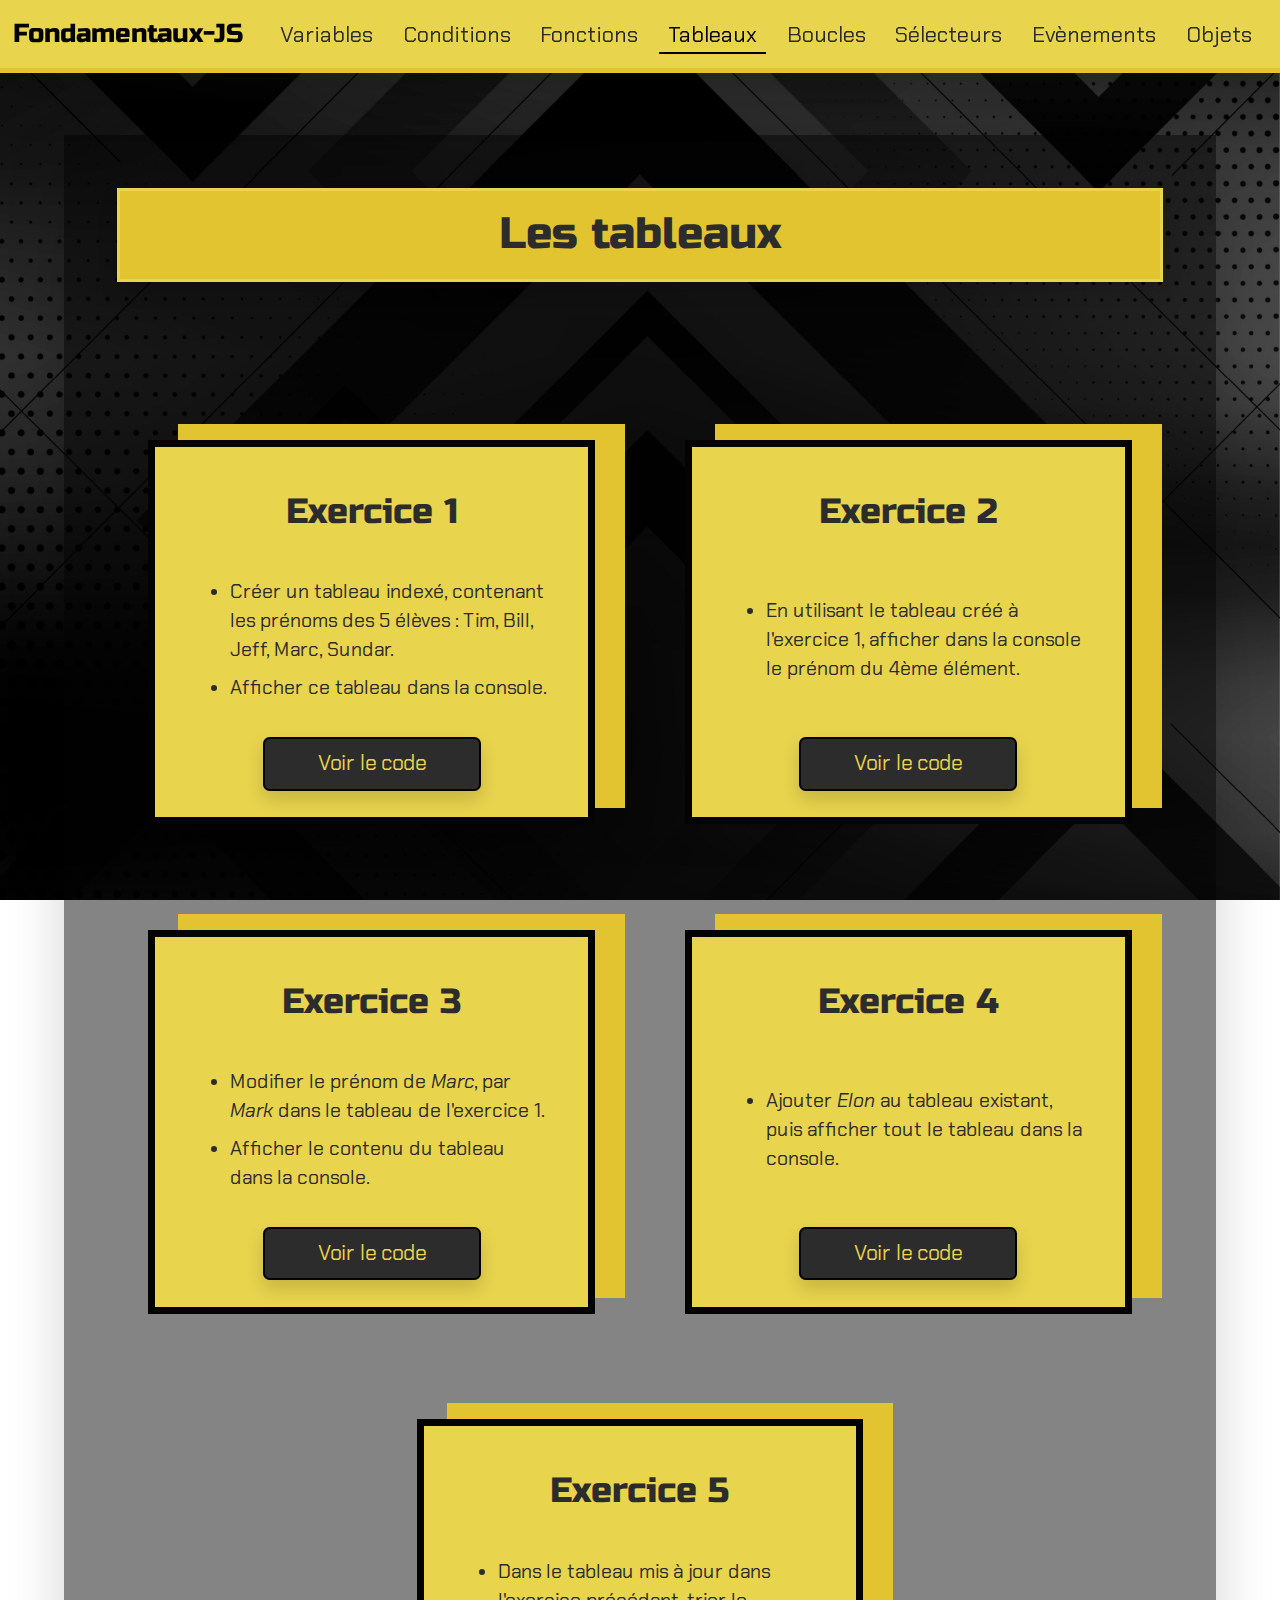
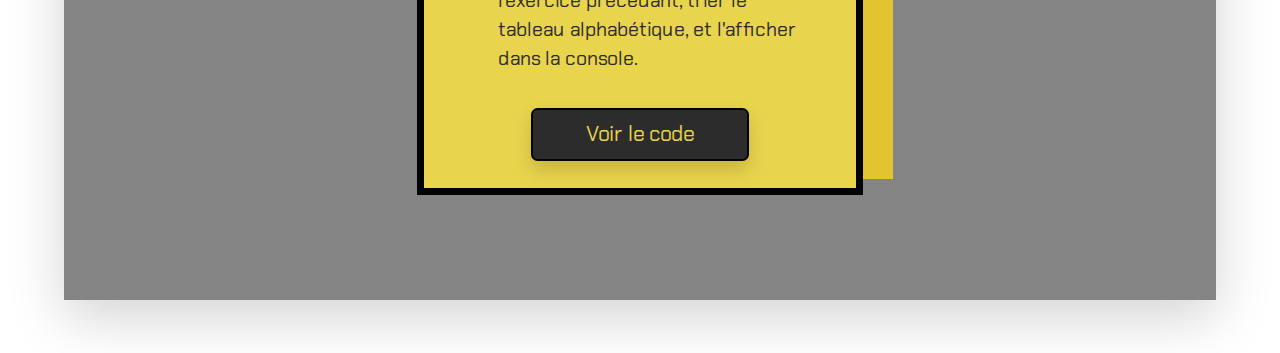
<file: fondamentaux/tableaux.html>
<!DOCTYPE html>
<html lang="fr">

<head>
    <meta charset="UTF-8">
    <meta http-equiv="X-UA-Compatible" content="IE=edge">
    <meta name="viewport" content="width=device-width, initial-scale=1.0">
    <link href="https://fonts.googleapis.com/css2?family=Chakra+Petch&family=Russo+One&display=swap" rel="stylesheet">
    <link rel="stylesheet" href="../public/assets/css/bootstrap.min.css">
    <link rel="stylesheet" href="../public/assets/css/style.css">
    <title>Les tableaux</title>
</head>

<body>

    <header>
        <nav class="navbar fixed-top navbar-expand-lg shadow-lg">
            <div class="container-fluid">
                <a class="navbar-brand fs-4" href="../index.html">Fondamentaux-JS</a>
                <button class="navbar-toggler" type="button" data-bs-toggle="collapse" data-bs-target="#navbarNav"
                    aria-controls="navbarNav" aria-expanded="false" aria-label="Toggle navigation">
                    <span class="navbar-toggler-icon"></span>
                </button>
                <div class="row collapse navbar-collapse ps-3" id="navbarNav">
                    <ul class="navbar-nav mt-4 mt-md-0">
                        <li class="nav-item mx-xl-auto">
                            <a class="nav-link fs-5" aria-current="page" href="./variables.html">Variables</a>
                        </li>
                        <li class="nav-item mx-xl-auto">
                            <a class="nav-link fs-5" href="./conditions.html">Conditions</a>
                        </li>
                        <li class="nav-item mx-xl-auto">
                            <a class="nav-link fs-5" href="./fonctions.html">Fonctions</a>
                        </li>
                        <li class="nav-item mx-xl-auto">
                            <a class="nav-link active fs-5" href="./tableaux.html">Tableaux</a>
                        </li>
                        <li class="nav-item mx-xl-auto">
                            <a class="nav-link fs-5" href="./boucles.html">Boucles</a>
                        </li>
                        <li class="nav-item mx-xl-auto">
                            <a class="nav-link fs-5" href="./selecteurs.html">Sélecteurs</a>
                        </li>
                        <li class="nav-item mx-xl-auto">
                            <a class="nav-link fs-5" href="./evenements.html">Evènements</a>
                        </li>
                        <li class="nav-item mx-xl-auto">
                            <a class="nav-link fs-5" href="./objets.html">Objets</a>
                        </li>
                    </ul>
                </div>
            </div>
        </nav>
    </header>

    <!-- ===================================================================================================================================================================== -->
    <!-- --------------------------------------------------------------------------------------------------------------------------------------------------------------------- -->

    <main>
        <section>
            <div class="container-fluid main-container shadow-lg py-3 py-md-5 px-md-5 mb-5">
                <h1 class="text-center shadow py-3 mb-5">Les tableaux</h1>

                <div class="row justify-content-around pt-md-5">
                    <!-- =============================================================================================================== -->
                    <!-- Exercice 1 -->
                    <div class="col-12 col-md-10 col-xl-5 col-xxl-3 exo mx-md-3 mx-xxl-5 my-2 my-md-5">
                        <article class="d-flex flex-column justify-content-between py-3 px-1 py-md-4 px-md-4">
                            <h2 class="text-center py-3 mb-4">Exercice 1</h2>
                            <div class="text">
                                <ul>
                                    <li class="mb-2">Créer un tableau indexé, contenant les prénoms des 5 élèves : Tim, Bill, Jeff, Marc, Sundar.</li>
                                    <li class="mb-2">Afficher ce tableau dans la console.</li>
                                </ul>
                            </div>
                            <div class="d-flex justify-content-center">
                                <dialog><img src="../public/assets/img/fondamentaux/tableaux/1.PNG" class="img-fluid" alt="Code de l'exercice 1"></dialog>
                                <button type="button" class="btn showCode d-block shadow px-5 py-2 mt-3">Voir le
                                    code</button>
                            </div>
                        </article>
                    </div>

                    <!-- =============================================================================================================== -->
                    <!-- Exercice 2 -->
                    <div class="col-12 col-md-10 col-xl-5 col-xxl-3 exo mx-md-3 mx-xxl-5 my-2 my-md-5">
                        <article class="d-flex flex-column justify-content-between py-3 px-1 py-md-4 px-md-4">
                            <h2 class="text-center py-3 mb-4">Exercice 2</h2>

                            <div class="text">
                                <ul>
                                    <li class="mb-2">En utilisant le tableau créé à l'exercice 1, afficher dans la console le prénom du 4ème élément.</li>
                                </ul>
                            </div>
                            <div class="d-flex justify-content-center">
                                <dialog><img src="../public/assets/img/fondamentaux/tableaux/2.PNG" class="img-fluid" alt="Code de l'exercice 2"></dialog>
                                <button type="button" class="btn showCode d-block shadow px-5 py-2 mt-3">Voir le
                                    code</button>
                            </div>
                        </article>
                    </div>

                    <!-- =============================================================================================================== -->
                    <!-- Exercice 3 -->
                    <div class="col-12 col-md-10 col-xl-5 col-xxl-3 exo mx-md-3 mx-xxl-5 my-2 my-md-5">
                        <article class="d-flex flex-column justify-content-between py-3 px-1 py-md-4 px-md-4">
                            <h2 class="text-center py-3 mb-4">Exercice 3</h2>

                            <div class="text">
                                <ul>
                                    <li class="mb-2">Modifier le prénom de <em>Marc</em>, par <em>Mark</em> dans le tableau de l'exercice 1.</li>
                                    <li class="mb-2">Afficher le contenu du tableau dans la console.</li>
                                </ul>
                            </div>
                            <div class="d-flex justify-content-center">
                                <dialog><img src="../public/assets/img/fondamentaux/tableaux/3.PNG" class="img-fluid" alt="Code de l'exercice 3"></dialog>
                                <button type="button" class="btn showCode d-block shadow px-5 py-2 mt-3">Voir le
                                    code</button>
                            </div>
                        </article>
                    </div>

                    <!-- =============================================================================================================== -->
                    <!-- Exercice 4 -->
                    <div class="col-12 col-md-10 col-xl-5 col-xxl-3 exo mx-md-3 mx-xxl-5 my-2 my-md-5">
                        <article class="d-flex flex-column justify-content-between py-3 px-1 py-md-4 px-md-4">
                            <h2 class="text-center py-3 mb-4">Exercice 4</h2>

                            <div class="text">
                                <ul>
                                    <li class="mb-2">Ajouter <em>Elon</em> au tableau existant, puis afficher tout le tableau dans la console.</li>
                                </ul>
                            </div>
                            <div class="d-flex justify-content-center">
                                <dialog><img src="../public/assets/img/fondamentaux/tableaux/4.PNG" class="img-fluid" alt="Code de l'exercice 4"></dialog>
                                <button type="button" class="btn showCode d-block shadow px-5 py-2 mt-3">Voir le
                                    code</button>
                            </div>
                        </article>
                    </div>

                    <!-- =============================================================================================================== -->
                    <!-- Exercice 5 -->
                    <div class="col-12 col-md-10 col-xl-5 col-xxl-3 exo mx-md-3 mx-xxl-5 my-2 my-md-5">
                        <article class="d-flex flex-column justify-content-between py-3 px-1 py-md-4 px-md-4">
                            <h2 class="text-center py-3 mb-4">Exercice 5</h2>

                            <div class="text">
                                <ul>
                                    <li class="mb-2">Dans le tableau mis à jour dans l'exercice précédant, trier le tableau alphabétique, et l'afficher dans la console.</li>
                                </ul>
                            </div>
                            <div class="d-flex justify-content-center">
                                <dialog><img src="../public/assets/img/fondamentaux/tableaux/5.PNG" class="img-fluid" alt="Code de l'exercice 5"></dialog>
                                <button type="button" class="btn showCode d-block shadow px-5 py-2 mt-3">Voir le
                                    code</button>
                            </div>
                        </article>
                    </div>

                </div>
            </div>
        </section>
    </main>


    <!-- ===================================================================================================================================================================== -->
    <!-- --------------------------------------------------------------------------------------------------------------------------------------------------------------------- -->

    <script src="../public/assets/js/bootstrap.bundle.min.js"></script>
    <script src="../public/assets/js/fondamentaux/tableaux.js"></script>
    <script src="../public/assets/js/script.js"></script>
</body>

</html>
</file>
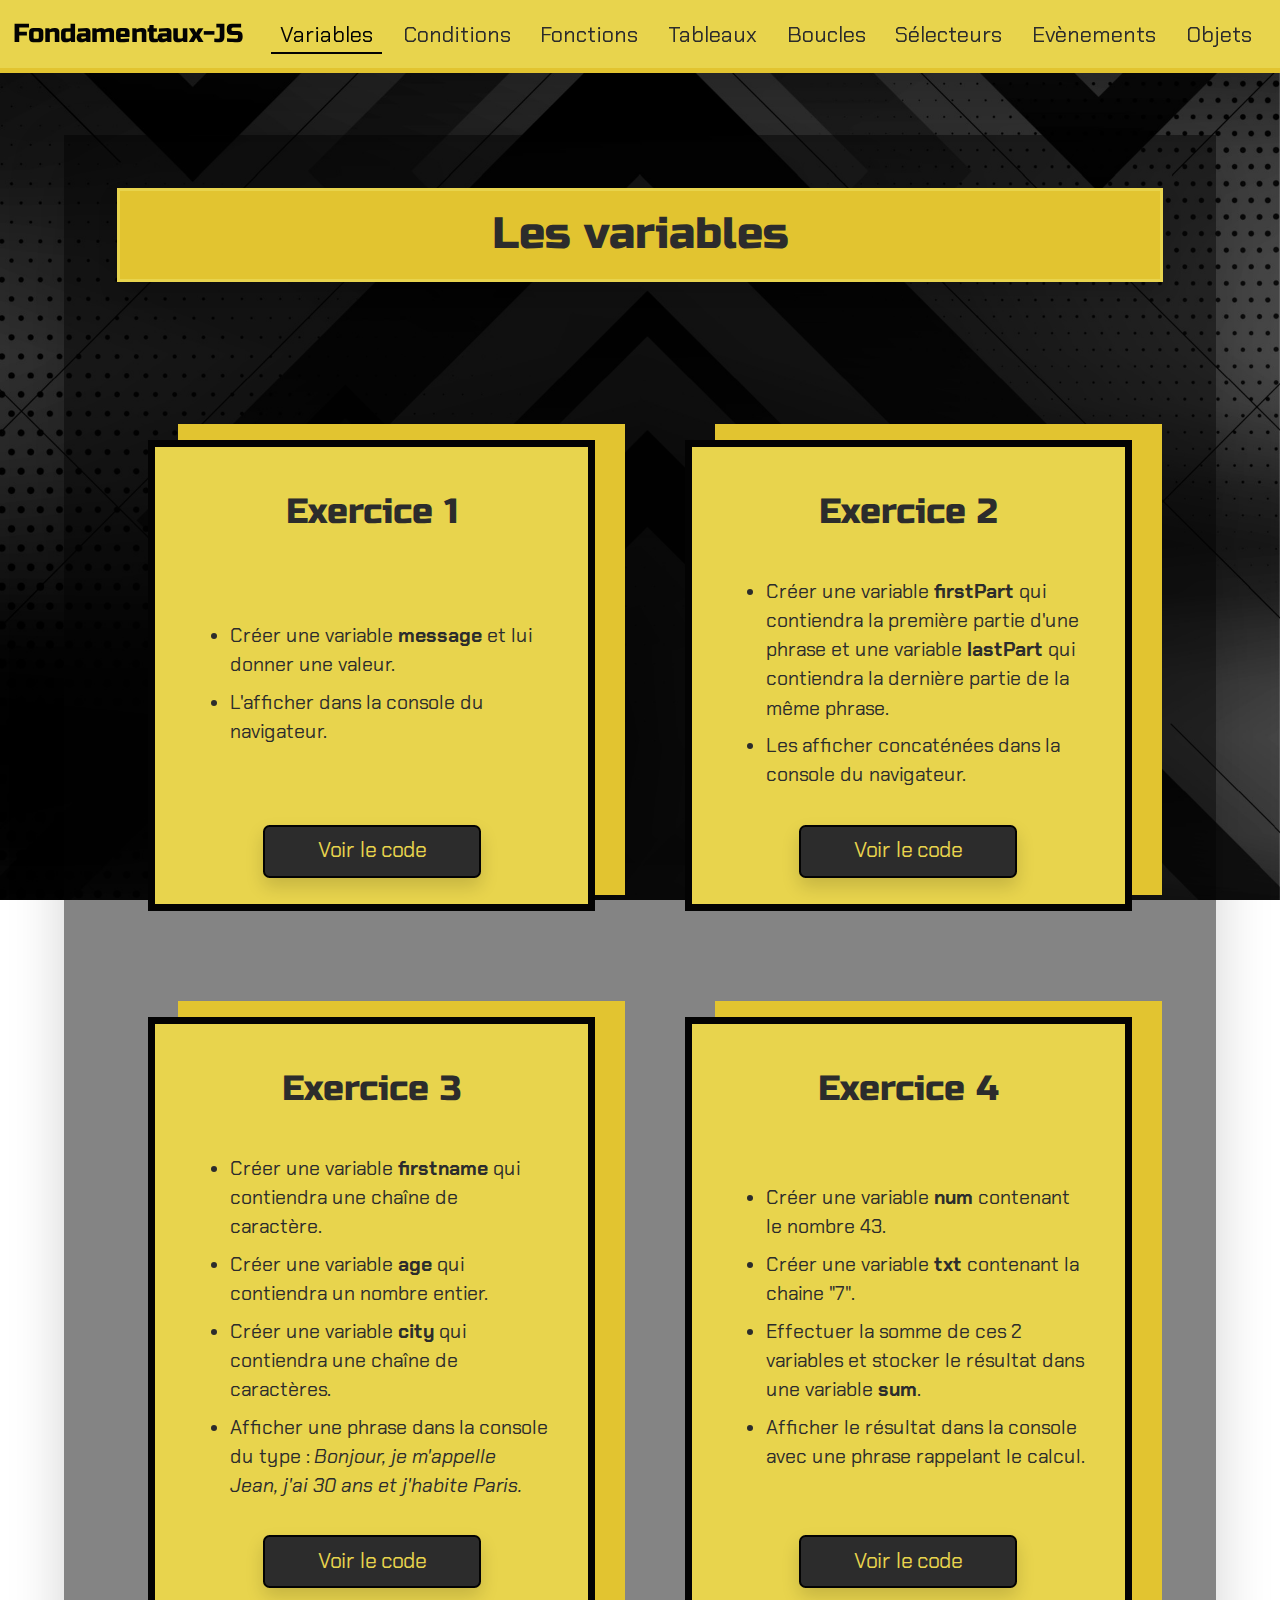
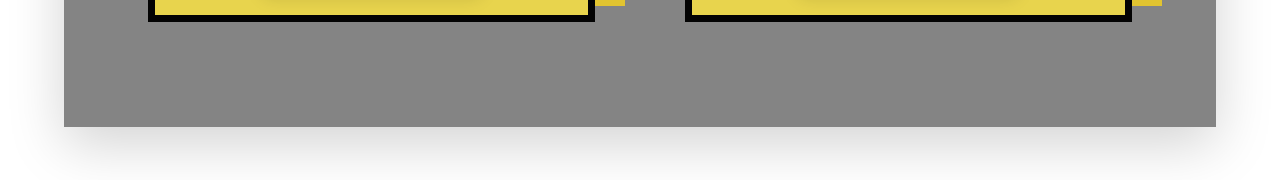
<file: fondamentaux/variables.html>
<!DOCTYPE html>
<html lang="fr">

<head>
    <meta charset="UTF-8">
    <meta http-equiv="X-UA-Compatible" content="IE=edge">
    <meta name="viewport" content="width=device-width, initial-scale=1.0">
    <link href="https://fonts.googleapis.com/css2?family=Chakra+Petch&family=Russo+One&display=swap" rel="stylesheet">
    <link rel="stylesheet" href="../public/assets/css/bootstrap.min.css">
    <link rel="stylesheet" href="../public/assets/css/style.css">
    <title>Les variables</title>
</head>

<body>

    <header>
        <nav class="navbar fixed-top navbar-expand-lg shadow-lg">
            <div class="container-fluid">
                <a class="navbar-brand fs-4" href="../index.html">Fondamentaux-JS</a>
                <button class="navbar-toggler" type="button" data-bs-toggle="collapse" data-bs-target="#navbarNav"
                    aria-controls="navbarNav" aria-expanded="false" aria-label="Toggle navigation">
                    <span class="navbar-toggler-icon"></span>
                </button>
                <div class="row collapse navbar-collapse ps-3" id="navbarNav">
                    <ul class="navbar-nav mt-4 mt-md-0">
                        <li class="nav-item mx-xl-auto">
                            <a class="nav-link active fs-5" aria-current="page" href="./variables.html">Variables</a>
                        </li>
                        <li class="nav-item mx-xl-auto">
                            <a class="nav-link fs-5" href="./conditions.html">Conditions</a>
                        </li>
                        <li class="nav-item mx-xl-auto">
                            <a class="nav-link fs-5" href="./fonctions.html">Fonctions</a>
                        </li>
                        <li class="nav-item mx-xl-auto">
                            <a class="nav-link fs-5" href="./tableaux.html">Tableaux</a>
                        </li>
                        <li class="nav-item mx-xl-auto">
                            <a class="nav-link fs-5" href="./boucles.html">Boucles</a>
                        </li>
                        <li class="nav-item mx-xl-auto">
                            <a class="nav-link fs-5" href="./selecteurs.html">Sélecteurs</a>
                        </li>
                        <li class="nav-item mx-xl-auto">
                            <a class="nav-link fs-5" href="./evenements.html">Evènements</a>
                        </li>
                        <li class="nav-item mx-xl-auto">
                            <a class="nav-link fs-5" href="./objets.html">Objets</a>
                        </li>
                    </ul>
                </div>
            </div>
        </nav>
    </header>

    <!-- ===================================================================================================================================================================== -->
    <!-- --------------------------------------------------------------------------------------------------------------------------------------------------------------------- -->

    <main>
        <section>
            <div class="container-fluid main-container shadow-lg py-3 py-md-5 px-md-5 mb-5">
                <h1 class="text-center shadow py-3 mb-5">Les variables</h1>

                <div class="row justify-content-around pt-md-5">
                    <!-- =============================================================================================================== -->
                    <!-- Exercice 1 -->
                    <div class="col-12 col-md-10 col-xl-5 col-xxl-3 exo mx-md-3 mx-xxl-5 my-2 my-md-5">
                        <article class="d-flex flex-column justify-content-between py-3 px-1 py-md-4 px-md-4">
                            <h2 class="text-center py-3 mb-4">Exercice 1</h2>
                            <div class="text">
                                <ul>
                                    <li class="mb-2">Créer une variable <strong>message</strong> et lui donner une valeur.</li>
                                    <li class="mb-2">L'afficher dans la console du navigateur.</li>
                                </ul>
                            </div>
                            <div class="d-flex justify-content-center">
                                <dialog><img src="../public/assets/img/fondamentaux/variables/1.PNG" class="img-fluid" alt="Code de l'exercice 1"></dialog>
                                <button type="button" class="btn showCode d-block shadow px-5 py-2 mt-3">Voir le
                                    code</button>
                            </div>
                        </article>
                    </div>

                    <!-- =============================================================================================================== -->
                    <!-- Exercice 2 -->
                    <div class="col-12 col-md-10 col-xl-5 col-xxl-3 exo mx-md-3 mx-xxl-5 my-2 my-md-5">
                        <article class="d-flex flex-column justify-content-between py-3 px-1 py-md-4 px-md-4">
                            <h2 class="text-center py-3 mb-4">Exercice 2</h2>

                            <div class="text">
                                <ul>
                                    <li class="mb-2">Créer une variable <strong>firstPart</strong> qui contiendra la première partie d'une
                                        phrase et
                                        une variable <strong>lastPart</strong> qui contiendra la dernière partie de la même
                                        phrase.</li>
                                    <li class="mb-2">Les afficher concaténées dans la console du navigateur.</li>
                                </ul>
                            </div>
                            <div class="d-flex justify-content-center">
                                <dialog><img src="../public/assets/img/fondamentaux/variables/2.PNG" class="img-fluid" alt="Code de l'exercice 2"></dialog>
                                <button type="button" class="btn showCode d-block shadow px-5 py-2 mt-3">Voir le
                                    code</button>
                            </div>
                        </article>
                    </div>

                    <!-- =============================================================================================================== -->
                    <!-- Exercice 3 -->
                    <div class="col-12 col-md-10 col-xl-5 col-xxl-3 exo mx-md-3 mx-xxl-5 my-2 my-md-5">
                        <article class="d-flex flex-column justify-content-between py-3 px-1 py-md-4 px-md-4">
                            <h2 class="text-center py-3 mb-4">Exercice 3</h2>

                            <div class="text">
                                <ul>
                                    <li class="mb-2">Créer une variable <strong>firstname</strong> qui contiendra une chaîne de caractère.</li>
                                    <li class="mb-2">Créer une variable <strong>age</strong> qui contiendra un nombre entier.</li>
                                    <li class="mb-2">Créer une variable <strong>city</strong> qui contiendra une chaîne de caractères.</li>
                                    <li class="mb-2">Afficher une phrase dans la console du type : <em>Bonjour, je m'appelle Jean, j'ai 30
                                        ans et j'habite Paris.</em></li>
                                </ul>
                            </div>
                            <div class="d-flex justify-content-center">
                                <dialog><img src="../public/assets/img/fondamentaux/variables/3.PNG" class="img-fluid" alt="Code de l'exercice 3"></dialog>
                                <button type="button" class="btn showCode d-block shadow px-5 py-2 mt-3">Voir le
                                    code</button>
                            </div>
                        </article>
                    </div>

                    <!-- =============================================================================================================== -->
                    <!-- Exercice 4 -->
                    <div class="col-12 col-md-10 col-xl-5 col-xxl-3 exo mx-md-3 mx-xxl-5 my-2 my-md-5">
                        <article class="d-flex flex-column justify-content-between py-3 px-1 py-md-4 px-md-4">
                            <h2 class="text-center py-3 mb-4">Exercice 4</h2>

                            <div class="text">
                                <ul>
                                    <li class="mb-2">Créer une variable <strong>num</strong> contenant le nombre 43.</li>
                                    <li class="mb-2">Créer une variable <strong>txt</strong> contenant la chaine "7".</li>
                                    <li class="mb-2">Effectuer la somme de ces 2 variables et stocker le résultat dans une variable
                                        <strong>sum</strong>.</li>
                                    <li class="mb-2">Afficher le résultat dans la console avec une phrase rappelant le calcul.</li>
                                </ul>
                            </div>
                            <div class="d-flex justify-content-center">
                                <dialog><img src="../public/assets/img/fondamentaux/variables/4.PNG" class="img-fluid" alt="Code de l'exercice 4"></dialog>
                                <button type="button" class="btn showCode d-block shadow px-5 py-2 mt-3">Voir le
                                    code</button>
                            </div>
                        </article>
                    </div>
                    
                </div>
            </div>
        </section>
    </main>


    <!-- ===================================================================================================================================================================== -->
    <!-- --------------------------------------------------------------------------------------------------------------------------------------------------------------------- -->

    <script src="../public/assets/js/bootstrap.bundle.min.js"></script>
    <script src="../public/assets/js/fondamentaux/variables.js"></script>
    <script src="../public/assets/js/script.js"></script>
</body>

</html>
</file>
<file: public/assets/css/style.css>
@import url(./variables.css);

/* ========================================================================================================================= */
/* ------------------------------------------------------------------------------------------------------------------------- */
/* GENERAL */

* {
    font-family: var(--main-font);
    font-size: 1.1rem;
    color: var(--fourth-color);
}

body {
    background-image: var(--background);
    background-position: center;
    background-size: cover;
    background-attachment: fixed;
    margin: 0;
}

main {
    margin-top: 15vh;
}

::-webkit-scrollbar {
    width: 0.9em;
    background-color: var(--first-color);
}

::-webkit-scrollbar-thumb {
    background-color: var(--second-color);
    border: var(--first-border-solid);
}


/* ========================================================================================================================= */
/* ------------------------------------------------------------------------------------------------------------------------- */
/* TEXTES */

h1 {
    background-color: var(--third-color);
    border: var(--second-border-medium-solid);
}

h1, h2, legend {
    font-family: var(--special-font);
}


/* ========================================================================================================================= */
/* ------------------------------------------------------------------------------------------------------------------------- */
/* NAVIGATION */

nav {
    background-color: var(--second-color);
    border-bottom: var(--third-border-medium-solid);
}

.navbar-brand {
    color: var(--first-color);
    font-family: var(--special-font);
    transition: 1s;
}

.navbar-brand:hover {
    color: var(--third-color);
}

.nav-link {
    position: relative; 
    color: var(--fourth-color);
    transition: 1s;
}

.nav-link.active { 
    color: var(--first-color) !important;
}

.nav-link:hover {
    color: var(--first-color);
}

.nav-link.active::after {
    position: absolute;
    content: '';
    left: 0;
    bottom: 5px;
    width: 100%;
    border-bottom: var(--first-border-solid);
    transition: 1s;
}

.nav-link::before {
    position: absolute;
    content: '';
    left: 0;
    bottom: 5px;
    width: 0%;
    border-bottom: var(--first-border-solid);
    transform: scaleX(0);
    transition: 1s;
}

.nav-link:hover::before {
    transform: scaleX(1);
    width: 100%;
}


/* ========================================================================================================================= */
/* ------------------------------------------------------------------------------------------------------------------------- */
/* INDEX */

.container-index {
    width: 100%;
    height: 80vh;
}

.background-index {
    background-color: var(--first-filter-color);
    width: 70%;
    min-height: 55vh;
}

.index {
    width: 70%;
    background-color: var(--first-color);
    border: var(--second-border-strong-double);
}

#indexTitle {
    background-color: var(--second-color);
}

.index p {
    color: var(--second-color);
}


/* ========================================================================================================================= */
/* ------------------------------------------------------------------------------------------------------------------------- */
/* BLOCS */

.main-container {
    background-color: var(--first-filter-color);
    min-height: 80vh;
    width: 90%;
}

.result-container {
    background-color: var(--second-filter-color);
    width: 90%;
}

.exo {
    background-color: var(--second-color);
    border: var(--first-border-strong-solid);
}

article {
    height: 100%;
}

.wall img{
    margin: 1em;
}


/* ========================================================================================================================= */
/* ------------------------------------------------------------------------------------------------------------------------- */
/* MODALS */

dialog {
    background-color: var(--second-color);
}

dialog::backdrop {
    background-color: #2c2c2caf;
}


dialog::-webkit-scrollbar {
    width: 0.7em;
    background-color: var(--first-color);
}

dialog::-webkit-scrollbar-thumb {
    background-color: var(--fourth-color);
    border: var(--first-border-solid);
}


/* ========================================================================================================================= */
/* ------------------------------------------------------------------------------------------------------------------------- */
/* BOUTONS */

.btn {
    background-color: var(--fourth-color);
    color: var(--second-color);
    border: var(--first-border-solid);
    font-size: 1.2rem;
    transition: 1s;
}

.btn:hover {
    background-color: var(--first-color);
    color: var(--third-color);
    border: var(--third-border-solid);
}


/* ========================================================================================================================= */
/* ------------------------------------------------------------------------------------------------------------------------- */
/* FORMULAIRE */

form {
    background-color: var(--first-filter-color);
    border: var(--first-border-solid);
}

legend, label {
    color: white;
}

.form-control:focus {
    border: none;
    box-shadow: none;
}

.focusField {
    background-color: var(--third-color) !important;
}

.border-success, .border-danger {
    border-width: 7px;
}


/* ========================================================================================================================= */
/* ------------------------------------------------------------------------------------------------------------------------- */
/* SPECIAL */

#list {
    padding: 0;
}

#languagesList li, .description, .description span {
    color: white;
}

.important {
    font-weight: bold;
}

.red {
    color: red !important;
}


/* ========================================================================================================================= */
/* ------------------------------------------------------------------------------------------------------------------------- */
/* RESPONSIVE */

@media screen and (min-width: 768px) {
    .exo {
        box-shadow: var(--box-shadow);
    }
    .background-index {
        min-height: 50vh;
    }
}


@media screen and (min-width: 1200px) {
    .background-index {
        min-height: 70vh;
    }
}
</file>
